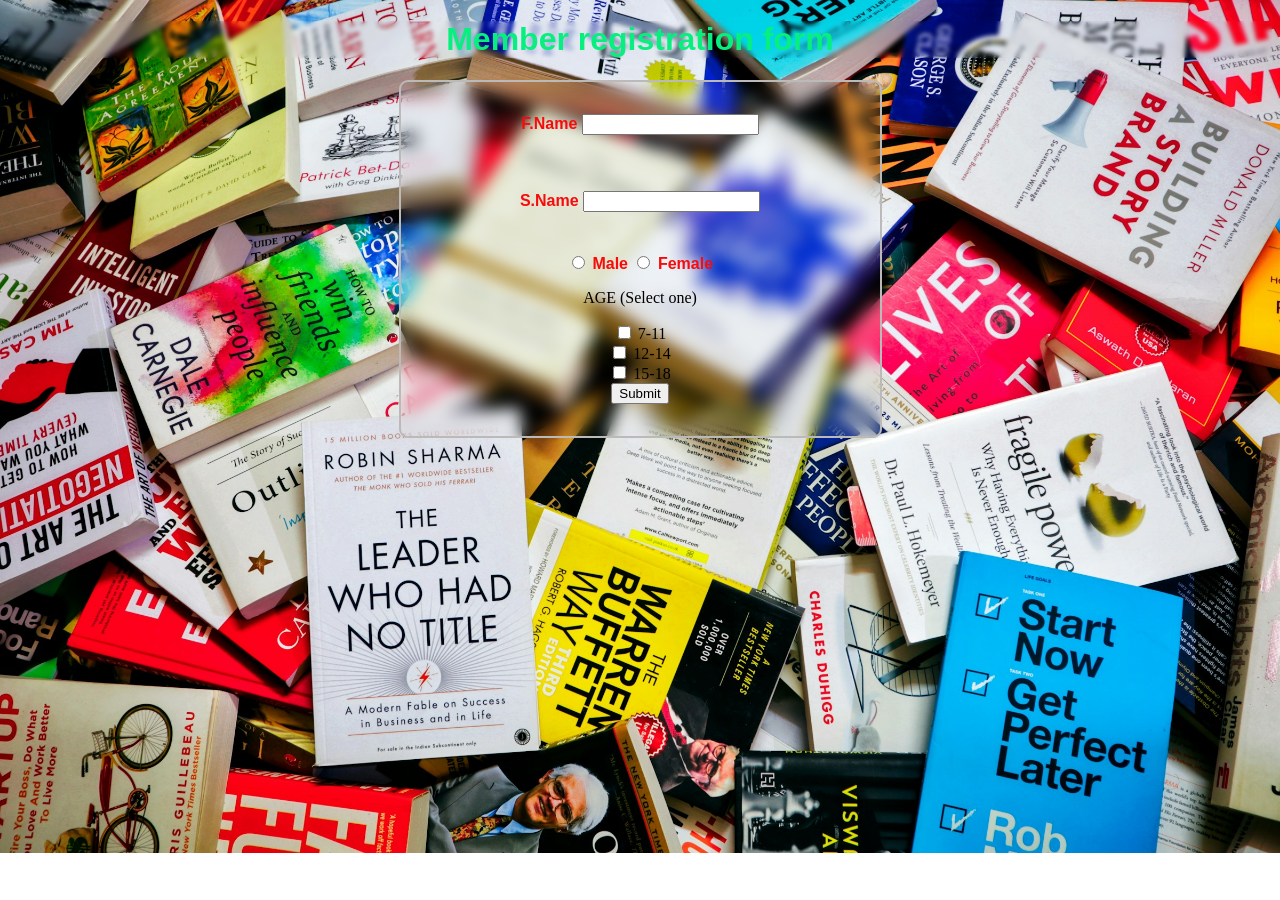
<file: adv.htm>
<!DOCTYPE html>
<html lang="en">
<head>
    <meta charset="UTF-8">
    <meta name="viewport" content="width=device-width, initial-scale=1.0">
    <link rel="stylesheet" href="adv.css">
    <title>Sungura Adevture Club</title>
</head>
<body>
    <h1>Member registration form</h1>
    <div class="container">
        <form  action="/tpoint/details.htm" method="get" target="_blank">
            <div id="name">
                <label for="Fname">F.Name</label>
                <input type="text" id="Fname" name="Fneme"><br>
                <pre>

                </pre>
                <label for="Sname">S.Name</label>
                <input type="text" id="Sname" name="sname"><br>
                <pre> </pre>
                <input type="radio" name="gender" id="male">
                <label for="male">Male</label>
                <input type="radio" name="gender" id="female">
                <label for="female">Female</label>
            </div>
            <div>
                <p>AGE (Select one)</p>
                <input type="checkbox" name="Range 1" id="R1">
                <label for="R1">7-11</label><br>
                <input type="checkbox" name="Range 2" id="R2">
                <label for="R2">12-14</label><br>
                <input type="checkbox" name="Range 3" id="R3">
                <label for="R3">15-18</label><br>
                <input type="submit" value="Submit">

            </div>
        </form>
    </div>
</body>
</html>
</file>
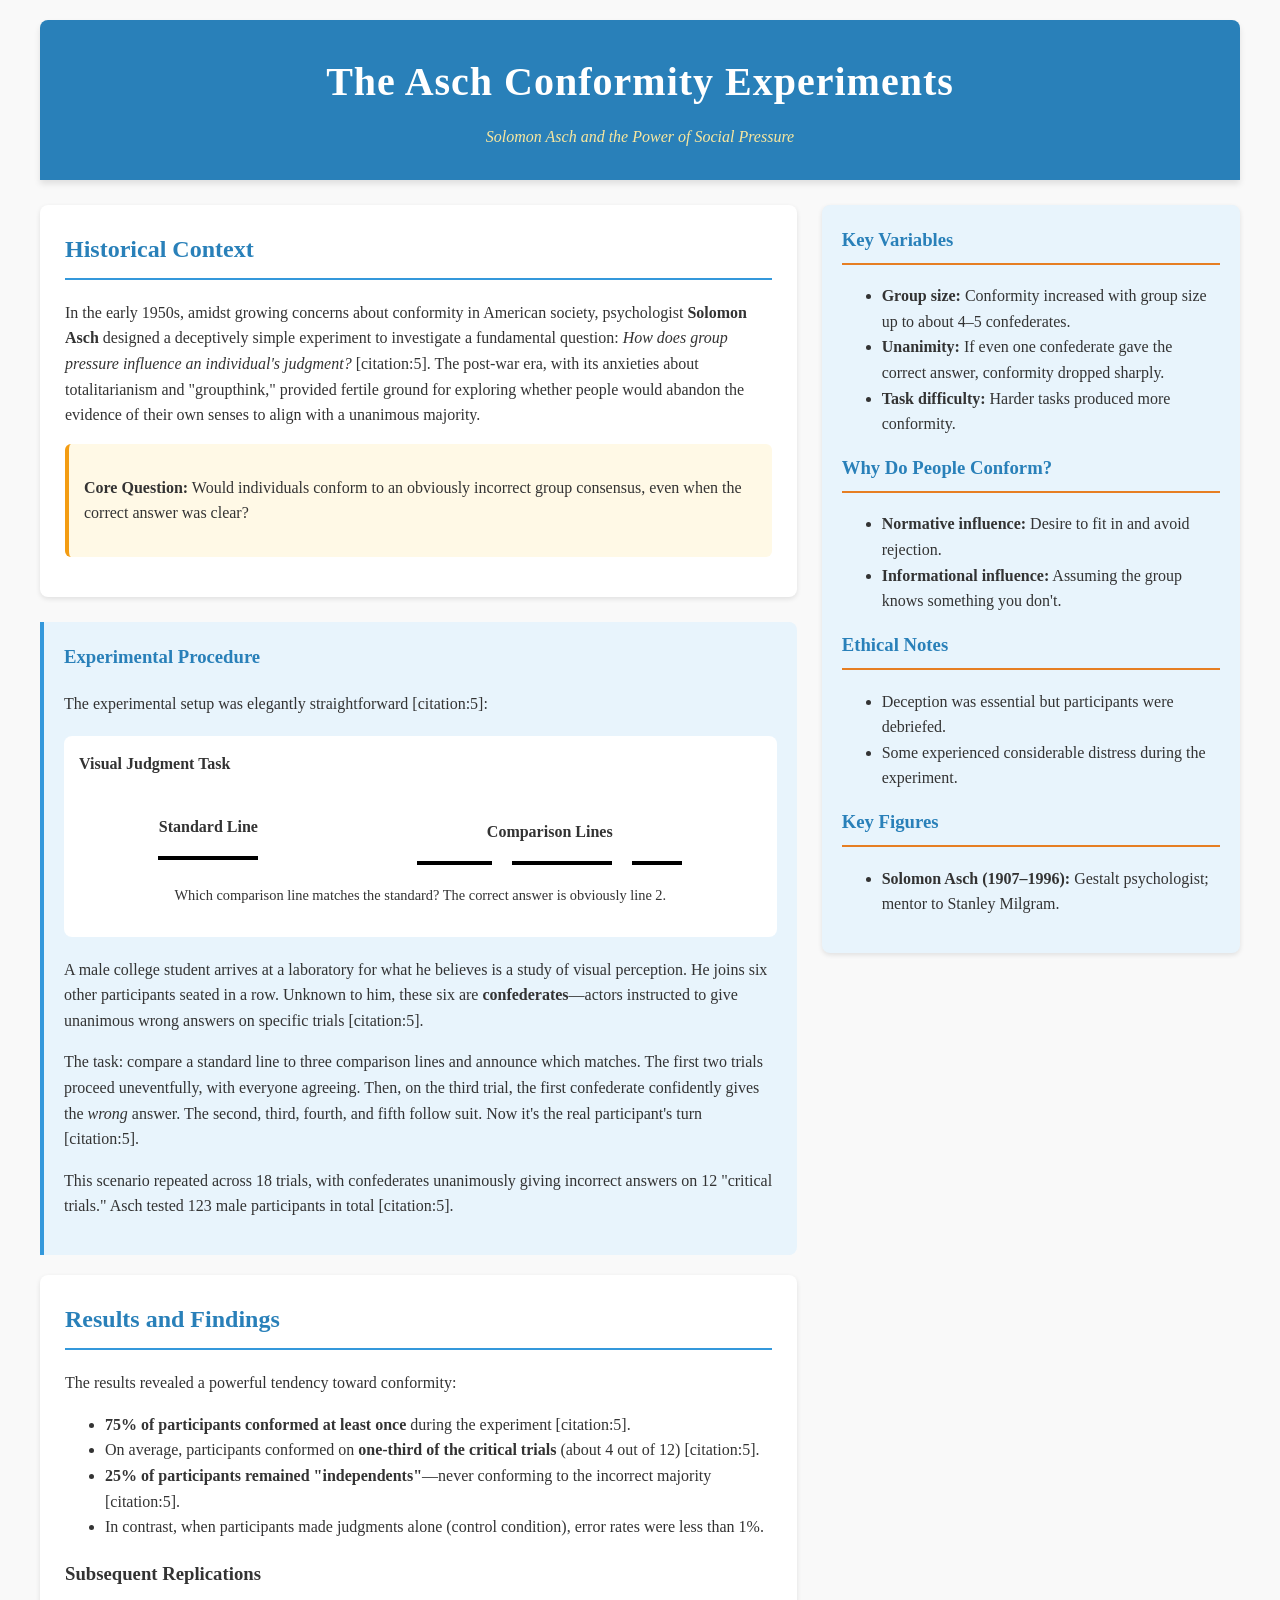
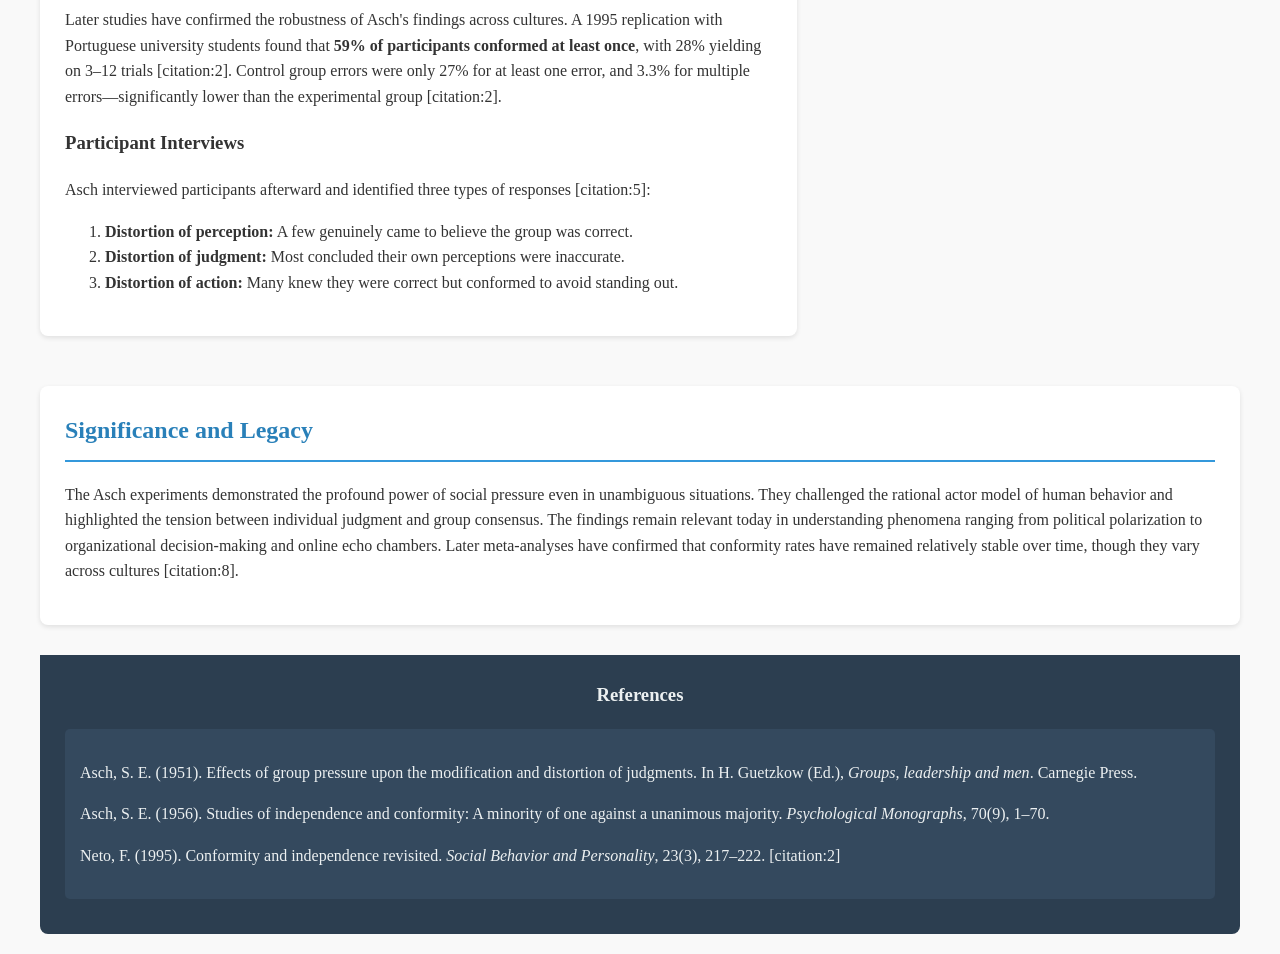
<file: Aschs_conformity.htm Harlows_monkey.htm>
<!DOCTYPE html>
<html lang="en">
<head>
    <meta charset="UTF-8">
    <meta name="viewport" content="width=device-width, initial-scale=1.0">
    <title>Professional Article: The Asch Conformity Experiments</title>
    <link rel="stylesheet" href="asch.css">
</head>
<body>
<header>
    <h1>The Asch Conformity Experiments</h1>
    <p>Solomon Asch and the Power of Social Pressure</p>
</header>

<div class="container">
    <main>
        <section>
            <h2>Historical Context</h2>
            <p>In the early 1950s, amidst growing concerns about conformity in American society, psychologist <strong>Solomon Asch</strong> designed a deceptively simple experiment to investigate a fundamental question: <em>How does group pressure influence an individual's judgment?</em> [citation:5]. The post-war era, with its anxieties about totalitarianism and "groupthink," provided fertile ground for exploring whether people would abandon the evidence of their own senses to align with a unanimous majority.</p>
            
            <div class="highlight-box">
                <p><strong>Core Question:</strong> Would individuals conform to an obviously incorrect group consensus, even when the correct answer was clear?</p>
            </div>
        </section>

        <article>
            <h3>Experimental Procedure</h3>
            <p>The experimental setup was elegantly straightforward [citation:5]:</p>
            
            <div style="background: white; padding: 15px; border-radius: 8px; margin: 20px 0;">
                <h4 style="margin-top:0;">Visual Judgment Task</h4>
                <div style="display: flex; justify-content: space-around; align-items: center;">
                    <div style="text-align: center;">
                        <p><strong>Standard Line</strong></p>
                        <div style="width: 100px; height: 4px; background: black; margin: 10px auto;"></div>
                    </div>
                    <div style="text-align: center;">
                        <p><strong>Comparison Lines</strong></p>
                        <div style="display: flex; gap: 20px; justify-content: center;">
                            <div style="width: 75px; height: 4px; background: black;"></div>
                            <div style="width: 100px; height: 4px; background: black;"></div>
                            <div style="width: 50px; height: 4px; background: black;"></div>
                        </div>
                    </div>
                </div>
                <p style="text-align: center; font-size:0.9em;">Which comparison line matches the standard? The correct answer is obviously line 2.</p>
            </div>
            
            <p>A male college student arrives at a laboratory for what he believes is a study of visual perception. He joins six other participants seated in a row. Unknown to him, these six are <strong>confederates</strong>—actors instructed to give unanimous wrong answers on specific trials [citation:5].</p>
            
            <p>The task: compare a standard line to three comparison lines and announce which matches. The first two trials proceed uneventfully, with everyone agreeing. Then, on the third trial, the first confederate confidently gives the <em>wrong</em> answer. The second, third, fourth, and fifth follow suit. Now it's the real participant's turn [citation:5].</p>
            
            <p>This scenario repeated across 18 trials, with confederates unanimously giving incorrect answers on 12 "critical trials." Asch tested 123 male participants in total [citation:5].</p>
        </article>

        <section>
            <h2>Results and Findings</h2>
            <p>The results revealed a powerful tendency toward conformity:</p>
            <ul>
                <li><strong>75% of participants conformed at least once</strong> during the experiment [citation:5].</li>
                <li>On average, participants conformed on <strong>one-third of the critical trials</strong> (about 4 out of 12) [citation:5].</li>
                <li><strong>25% of participants remained "independents"</strong>—never conforming to the incorrect majority [citation:5].</li>
                <li>In contrast, when participants made judgments alone (control condition), error rates were less than 1%.</li>
            </ul>
            
            <h3>Subsequent Replications</h3>
            <p>Later studies have confirmed the robustness of Asch's findings across cultures. A 1995 replication with Portuguese university students found that <strong>59% of participants conformed at least once</strong>, with 28% yielding on 3–12 trials [citation:2]. Control group errors were only 27% for at least one error, and 3.3% for multiple errors—significantly lower than the experimental group [citation:2].</p>
            
            <h3>Participant Interviews</h3>
            <p>Asch interviewed participants afterward and identified three types of responses [citation:5]:</p>
            <ol>
                <li><strong>Distortion of perception:</strong> A few genuinely came to believe the group was correct.</li>
                <li><strong>Distortion of judgment:</strong> Most concluded their own perceptions were inaccurate.</li>
                <li><strong>Distortion of action:</strong> Many knew they were correct but conformed to avoid standing out.</li>
            </ol>
        </section>
    </main>

    <aside>
        <h3>Key Variables</h3>
        <ul>
            <li><strong>Group size:</strong> Conformity increased with group size up to about 4–5 confederates.</li>
            <li><strong>Unanimity:</strong> If even one confederate gave the correct answer, conformity dropped sharply.</li>
            <li><strong>Task difficulty:</strong> Harder tasks produced more conformity.</li>
        </ul>
        
        <h3>Why Do People Conform?</h3>
        <ul>
            <li><strong>Normative influence:</strong> Desire to fit in and avoid rejection.</li>
            <li><strong>Informational influence:</strong> Assuming the group knows something you don't.</li>
        </ul>
        
        <h3>Ethical Notes</h3>
        <ul>
            <li>Deception was essential but participants were debriefed.</li>
            <li>Some experienced considerable distress during the experiment.</li>
        </ul>
        
        <h3>Key Figures</h3>
        <ul>
            <li><strong>Solomon Asch (1907–1996):</strong> Gestalt psychologist; mentor to Stanley Milgram.</li>
        </ul>
    </aside>
</div>

<section style="background: white; padding: 25px; border-radius: 8px; box-shadow: 0 2px 5px rgba(0,0,0,0.1); margin-top: 25px;">
    <h2>Significance and Legacy</h2>
    <p>The Asch experiments demonstrated the profound power of social pressure even in unambiguous situations. They challenged the rational actor model of human behavior and highlighted the tension between individual judgment and group consensus. The findings remain relevant today in understanding phenomena ranging from political polarization to organizational decision-making and online echo chambers. Later meta-analyses have confirmed that conformity rates have remained relatively stable over time, though they vary across cultures [citation:8].</p>
</section>

<footer>
    <h3 style="color: #ecf0f1; margin-top: 0;">References</h3>
    <div class="reference">
        <p>Asch, S. E. (1951). Effects of group pressure upon the modification and distortion of judgments. In H. Guetzkow (Ed.), <em>Groups, leadership and men</em>. Carnegie Press.</p>
        <p>Asch, S. E. (1956). Studies of independence and conformity: A minority of one against a unanimous majority. <em>Psychological Monographs</em>, 70(9), 1–70.</p>
        <p>Neto, F. (1995). Conformity and independence revisited. <em>Social Behavior and Personality</em>, 23(3), 217–222. [citation:2]</p>
    </div>
</footer>

</body>
</html>
</file>
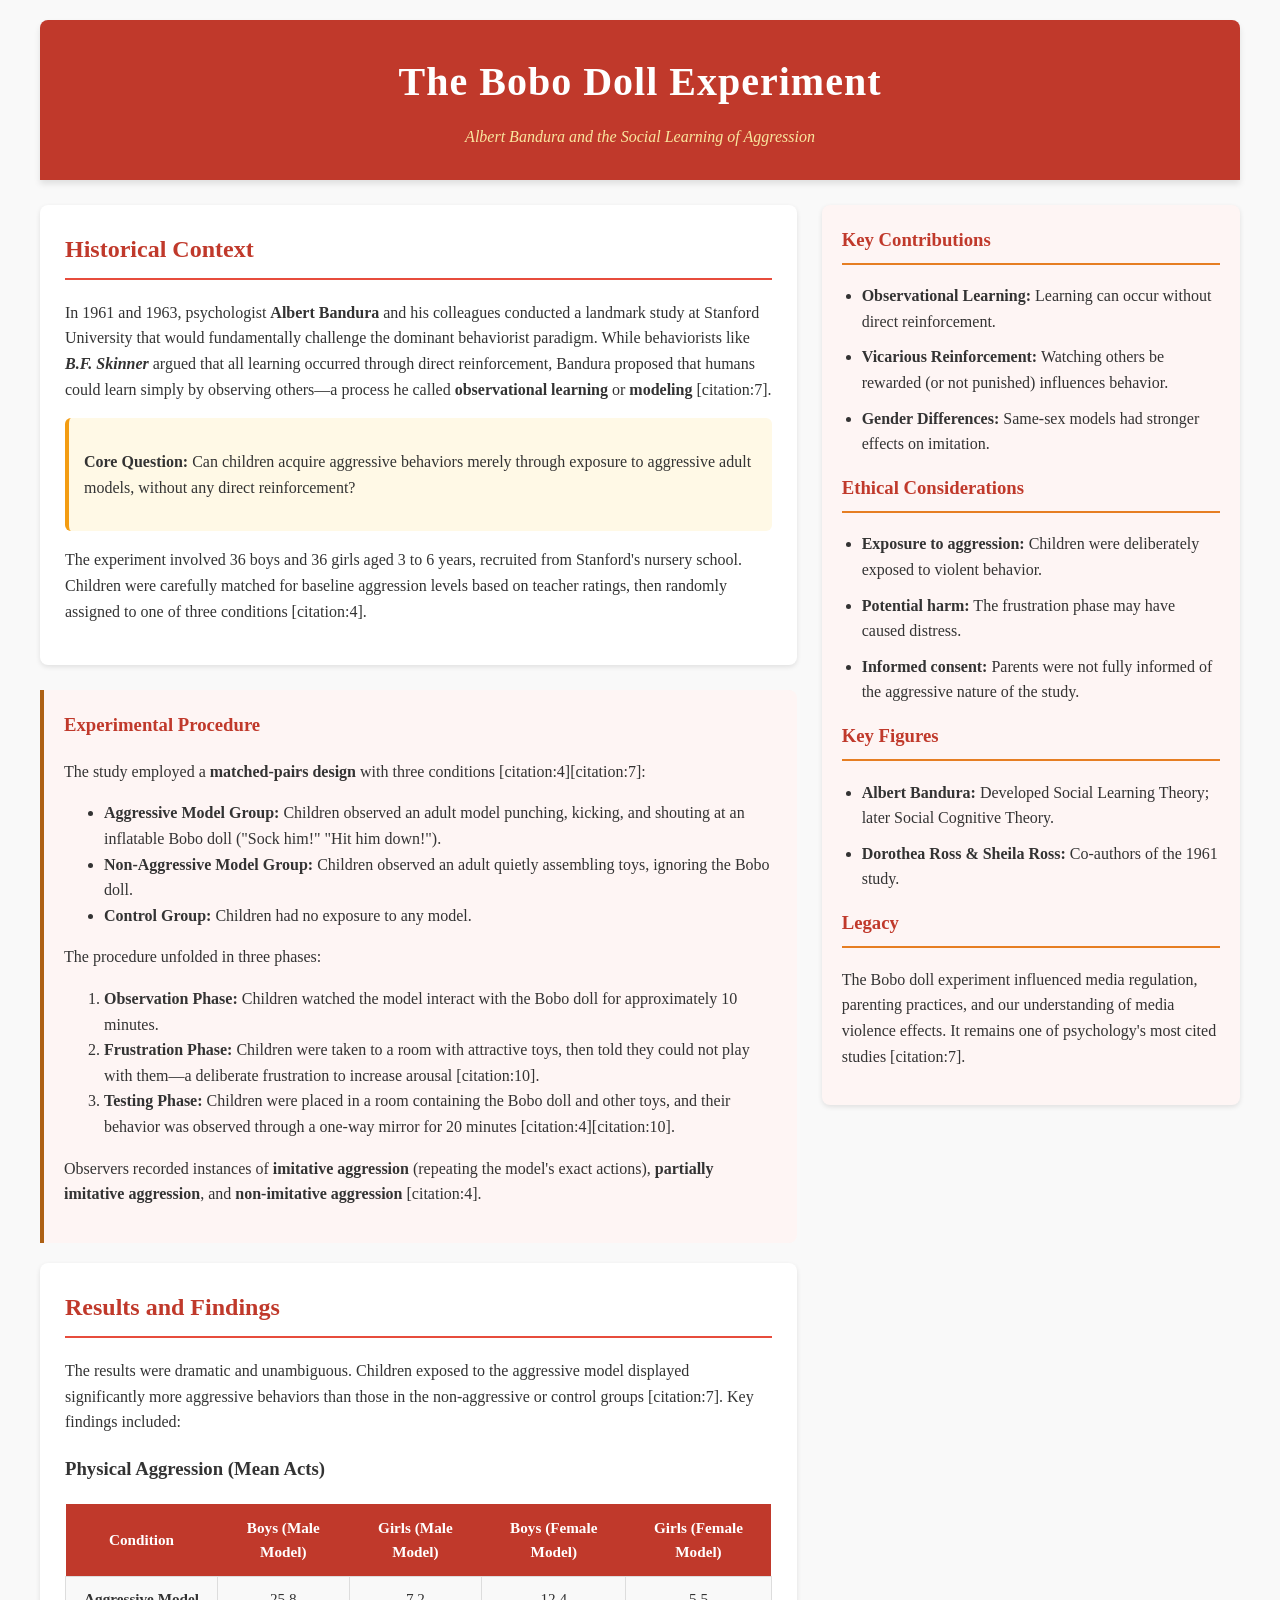
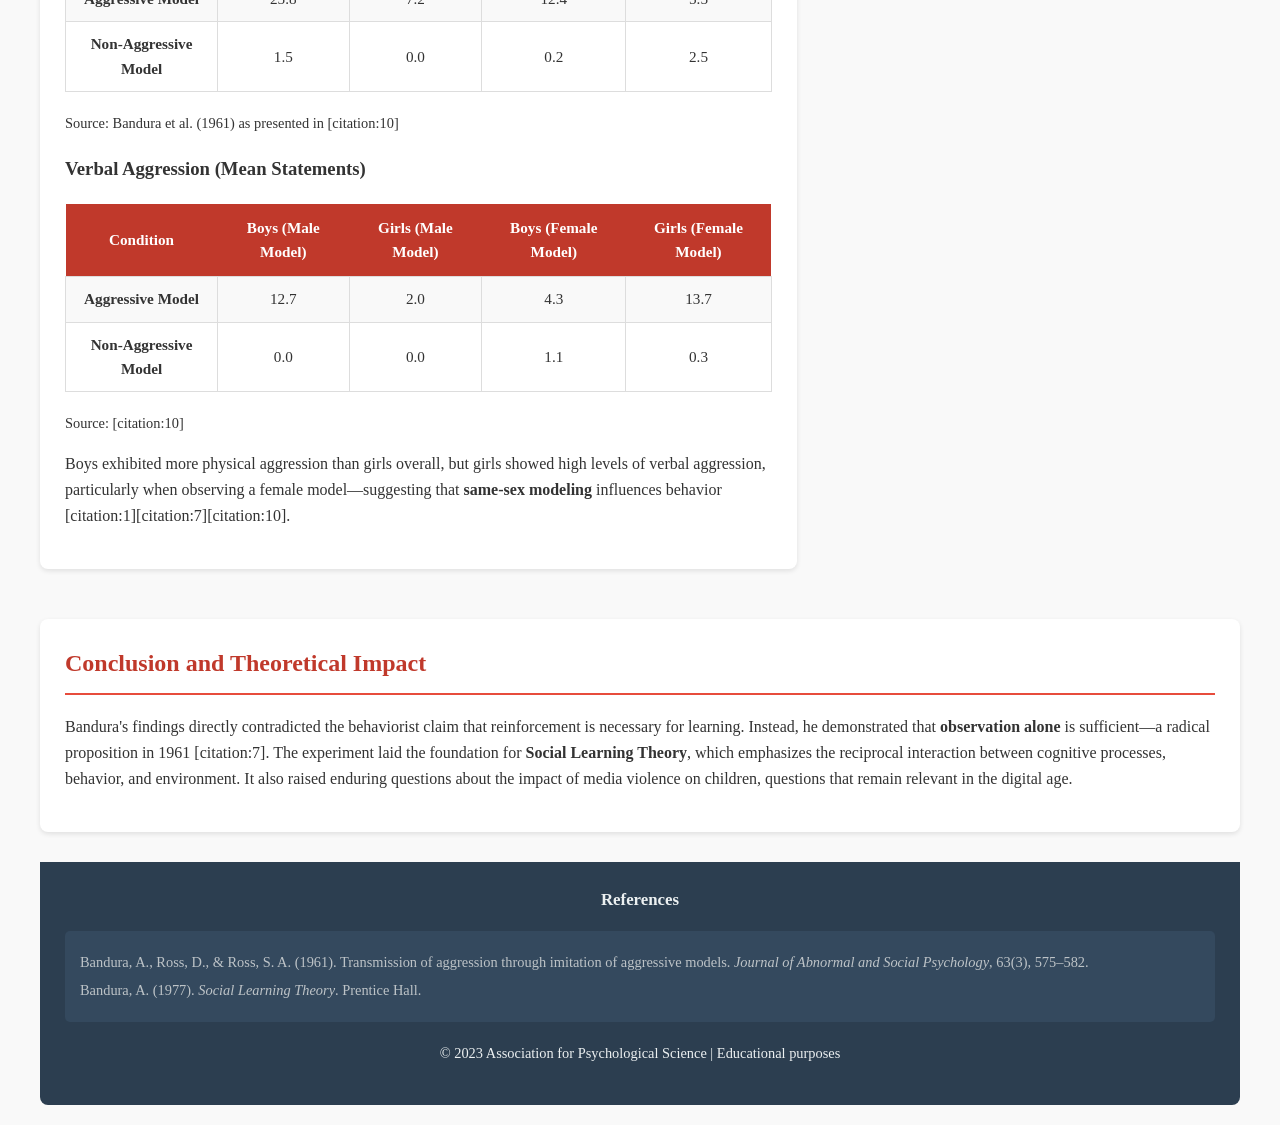
<file: Bobo's_doll.htm>
<!DOCTYPE html>
<html lang="en">
<head>
    <meta charset="UTF-8">
    <meta name="viewport" content="width=device-width, initial-scale=1.0">
    <title>Professional Article: The Bobo Doll Experiment | Bandura</title>
    <link rel="stylesheet" href="bobo.css">
</head>
<body>
<header>
    <h1>The Bobo Doll Experiment</h1>
    <p>Albert Bandura and the Social Learning of Aggression</p>
</header>

<div class="container">
    <main>
        <section>
            <h2>Historical Context</h2>
            <p>In 1961 and 1963, psychologist <strong>Albert Bandura</strong> and his colleagues conducted a landmark study at Stanford University that would fundamentally challenge the dominant behaviorist paradigm. While behaviorists like <strong><em>B.F. Skinner</em></strong>  argued that all learning occurred through direct reinforcement, Bandura proposed that humans could learn simply by observing others—a process he called <strong>observational learning</strong> or <strong>modeling</strong> [citation:7].</p>
            
            <div class="highlight-box">
                <p><strong>Core Question:</strong> Can children acquire aggressive behaviors merely through exposure to aggressive adult models, without any direct reinforcement?</p>
            </div>
            
            <p>The experiment involved 36 boys and 36 girls aged 3 to 6 years, recruited from Stanford's nursery school. Children were carefully matched for baseline aggression levels based on teacher ratings, then randomly assigned to one of three conditions [citation:4].</p>
        </section>

        <article>
            <h3>Experimental Procedure</h3>
            <p>The study employed a <strong>matched-pairs design</strong> with three conditions [citation:4][citation:7]:</p>
            <ul>
                <li><strong>Aggressive Model Group:</strong> Children observed an adult model punching, kicking, and shouting at an inflatable Bobo doll ("Sock him!" "Hit him down!").</li>
                <li><strong>Non-Aggressive Model Group:</strong> Children observed an adult quietly assembling toys, ignoring the Bobo doll.</li>
                <li><strong>Control Group:</strong> Children had no exposure to any model.</li>
            </ul>
            <p>The procedure unfolded in three phases:</p>
            <ol>
                <li><strong>Observation Phase:</strong> Children watched the model interact with the Bobo doll for approximately 10 minutes.</li>
                <li><strong>Frustration Phase:</strong> Children were taken to a room with attractive toys, then told they could not play with them—a deliberate frustration to increase arousal [citation:10].</li>
                <li><strong>Testing Phase:</strong> Children were placed in a room containing the Bobo doll and other toys, and their behavior was observed through a one-way mirror for 20 minutes [citation:4][citation:10].</li>
            </ol>
            <p>Observers recorded instances of <strong>imitative aggression</strong> (repeating the model's exact actions), <strong>partially imitative aggression</strong>, and <strong>non-imitative aggression</strong> [citation:4].</p>
        </article>

        <section>
            <h2>Results and Findings</h2>
            <p>The results were dramatic and unambiguous. Children exposed to the aggressive model displayed significantly more aggressive behaviors than those in the non-aggressive or control groups [citation:7]. Key findings included:</p>
            
            <h3>Physical Aggression (Mean Acts)</h3>
            <table>
                <tr>
                    <th>Condition</th>
                    <th>Boys (Male Model)</th>
                    <th>Girls (Male Model)</th>
                    <th>Boys (Female Model)</th>
                    <th>Girls (Female Model)</th>
                </tr>
                <tr>
                    <td><strong>Aggressive Model</strong></td>
                    <td>25.8</td>
                    <td>7.2</td>
                    <td>12.4</td>
                    <td>5.5</td>
                </tr>
                <tr>
                    <td><strong>Non-Aggressive Model</strong></td>
                    <td>1.5</td>
                    <td>0.0</td>
                    <td>0.2</td>
                    <td>2.5</td>
                </tr>
            </table>
            <p style="font-size:0.9em;">Source: Bandura et al. (1961) as presented in [citation:10]</p>
            
            <h3>Verbal Aggression (Mean Statements)</h3>
            <table>
                <tr>
                    <th>Condition</th>
                    <th>Boys (Male Model)</th>
                    <th>Girls (Male Model)</th>
                    <th>Boys (Female Model)</th>
                    <th>Girls (Female Model)</th>
                </tr>
                <tr>
                    <td><strong>Aggressive Model</strong></td>
                    <td>12.7</td>
                    <td>2.0</td>
                    <td>4.3</td>
                    <td>13.7</td>
                </tr>
                <tr>
                    <td><strong>Non-Aggressive Model</strong></td>
                    <td>0.0</td>
                    <td>0.0</td>
                    <td>1.1</td>
                    <td>0.3</td>
                </tr>
            </table>
            <p style="font-size:0.9em;">Source: [citation:10]</p>
            
            <p>Boys exhibited more physical aggression than girls overall, but girls showed high levels of verbal aggression, particularly when observing a female model—suggesting that <strong>same-sex modeling</strong> influences behavior [citation:1][citation:7][citation:10].</p>
        </section>
    </main>

    <aside>
        <h3>Key Contributions</h3>
        <ul>
            <li><strong>Observational Learning:</strong> Learning can occur without direct reinforcement.</li>
            <li><strong>Vicarious Reinforcement:</strong> Watching others be rewarded (or not punished) influences behavior.</li>
            <li><strong>Gender Differences:</strong> Same-sex models had stronger effects on imitation.</li>
        </ul>
        
        <h3>Ethical Considerations</h3>
        <ul>
            <li><strong>Exposure to aggression:</strong> Children were deliberately exposed to violent behavior.</li>
            <li><strong>Potential harm:</strong> The frustration phase may have caused distress.</li>
            <li><strong>Informed consent:</strong> Parents were not fully informed of the aggressive nature of the study.</li>
        </ul>
        
        <h3>Key Figures</h3>
        <ul>
            <li><strong>Albert Bandura:</strong> Developed Social Learning Theory; later Social Cognitive Theory.</li>
            <li><strong>Dorothea Ross & Sheila Ross:</strong> Co-authors of the 1961 study.</li>
        </ul>
        
        <h3>Legacy</h3>
        <p>The Bobo doll experiment influenced media regulation, parenting practices, and our understanding of media violence effects. It remains one of psychology's most cited studies [citation:7].</p>
    </aside>
</div>

<section style="background: white; padding: 25px; border-radius: 8px; box-shadow: 0 2px 5px rgba(0,0,0,0.1); margin-top: 25px;">
    <h2>Conclusion and Theoretical Impact</h2>
    <p>Bandura's findings directly contradicted the behaviorist claim that reinforcement is necessary for learning. Instead, he demonstrated that <strong>observation alone</strong> is sufficient—a radical proposition in 1961 [citation:7]. The experiment laid the foundation for <strong>Social Learning Theory</strong>, which emphasizes the reciprocal interaction between cognitive processes, behavior, and environment. It also raised enduring questions about the impact of media violence on children, questions that remain relevant in the digital age.</p>
</section>

<footer>
    <h3 style="color: #ecf0f1; margin-top: 0;">References</h3>
    <div class="reference">
        <p>Bandura, A., Ross, D., & Ross, S. A. (1961). Transmission of aggression through imitation of aggressive models. <em>Journal of Abnormal and Social Psychology</em>, 63(3), 575–582.</p>
        <p>Bandura, A. (1977). <em>Social Learning Theory</em>. Prentice Hall.</p>
    </div>
    <p style="margin-top: 20px;">© 2023 Association for Psychological Science | Educational purposes</p>
</footer>

</body>
</html>
</file>
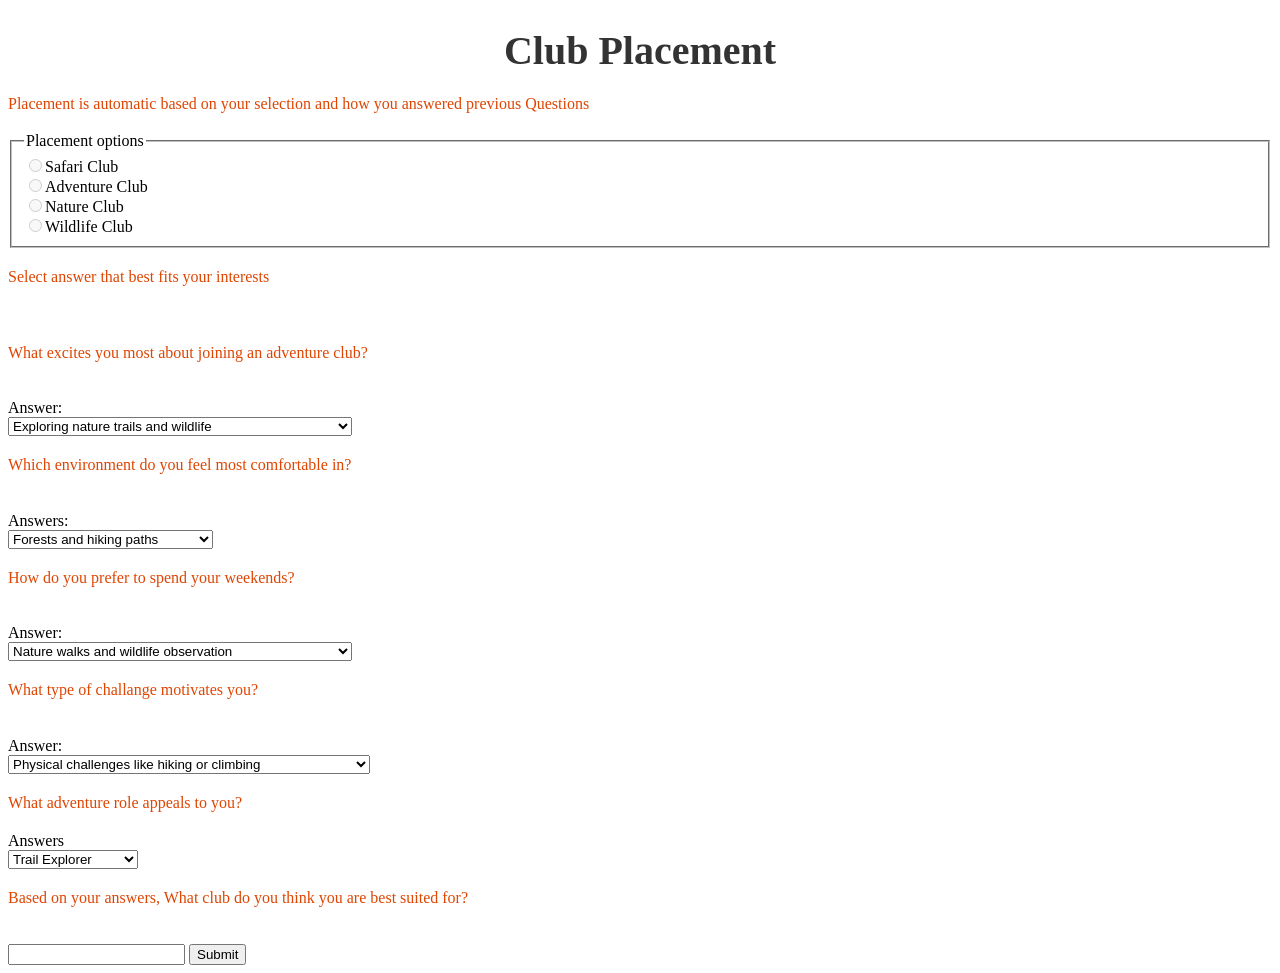
<file: Club_placement.htm>
<!DOCTYPE html>
<html lang="en">
<head>
    <meta charset="UTF-8">
    <meta name="viewport" content="width=device-width, initial-scale=1.0">
    <link rel="stylesheet" href="placement.css">
    <title>Document</title>
</head>
<body>
    <h1>Club Placement</h1>
    <p>Placement is automatic based on your selection and how you answered previous Questions</p>
    <div>
        <form action="">
            <fieldset disabled>
                <legend>Placement options</legend>
                <input type="radio" name="placement" id="safari"><label for="safari">Safari Club</label><br>
                <input type="radio" name="placement" id="adventure"><label for="adventure">Adventure Club</label><br>
                <input type="radio" name="placement" id="nature"><label for="nature">Nature Club</label><br>
                <input type="radio" name="placement" id="wildlife"><label for="wildlife">Wildlife Club</label><br>
            </fieldset>
            <div>
                <p>Select answer that best fits your interests</p><br>
                <p>What excites you most about joining an adventure club?</p><br>
                <label for="answers">Answer:</label><br>
                <select name="answers" id="answers" required>
                    <option value="A">Exploring nature trails and wildlife</option>
                    <option value="B">High‑energy sports like rock climbing or rafting</option>
                    <option value="C">Team challenges and survival skills</option>
                    <option value="D">Relaxed outdoor activities like camping and stargazing</option>
                </select><br>
                <p> Which environment do you feel most comfortable in?</p><br>
                <label for="ans">Answers:</label><br>
                <select name="ans" id="ans" size="1" required>
                    <option value="A">Forests and hiking paths</option>
                    <option value="B">Mountains and rock formations</option>
                    <option value="C">River & Lakes</option>
                    <option value="D">Open fields & campsites</option>
                </select><br>
                <p>How do you prefer to spend your weekends?</p><br>
                <label for="answ">Answer:</label><br>
                <select name="answ" id="answ" size="1" required>
                    <option value="A">Nature walks and wildlife observation</option>
                    <option value="B">Adrenaline‑pumping activities like ziplining or kayaking</option>
                    <option value="C">Team sports and group adventures</option>
                    <option value="D">Relaxing outdoor picnics and campfires</option>
                </select><br>
                <p>What type of challange motivates you?</p><br>
                <label for="answe">Answer:</label><br>
                <select name="answe" id="answe" size="1" required>
                    <option value="A">Physical challenges like hiking or climbing</option>
                    <option value="B">Mental challenges like problem-solving or strategy games</option>
                    <option value="C">Social challenges like team-building or leadership roles</option>
                    <option value="D">Creative challenges like planning or designing activities</option>
                </select><br>
                <p>What adventure role appeals to you?</p>
                <label for="answers">Answers</label> <br>
                <select name="ans" id="ans" required>
                    <option value="A">Trail Explorer</option>
                    <option value="B">Thrill Seeker</option>
                    <option value="C">Survival Strategist</option>
                    <option value="D">Camp gurdian</option>
                </select>
            </div>
            <div>
                <p>Based on your answers, What club do you think you are best suited for?</p> <br>
                <form>
                    <input list="clubs">
                    <datalist id="clubs">
                        <option value="Safari Club">
                        <option value="Adventure Club">
                        <option value="Nature Club">
                        <option value="Wildlife Club">
                    </datalist>
                    <input type="submit" value="Submit">
                </form>
            </div>
        </form>
    </div>
</body>
</html>
</file>
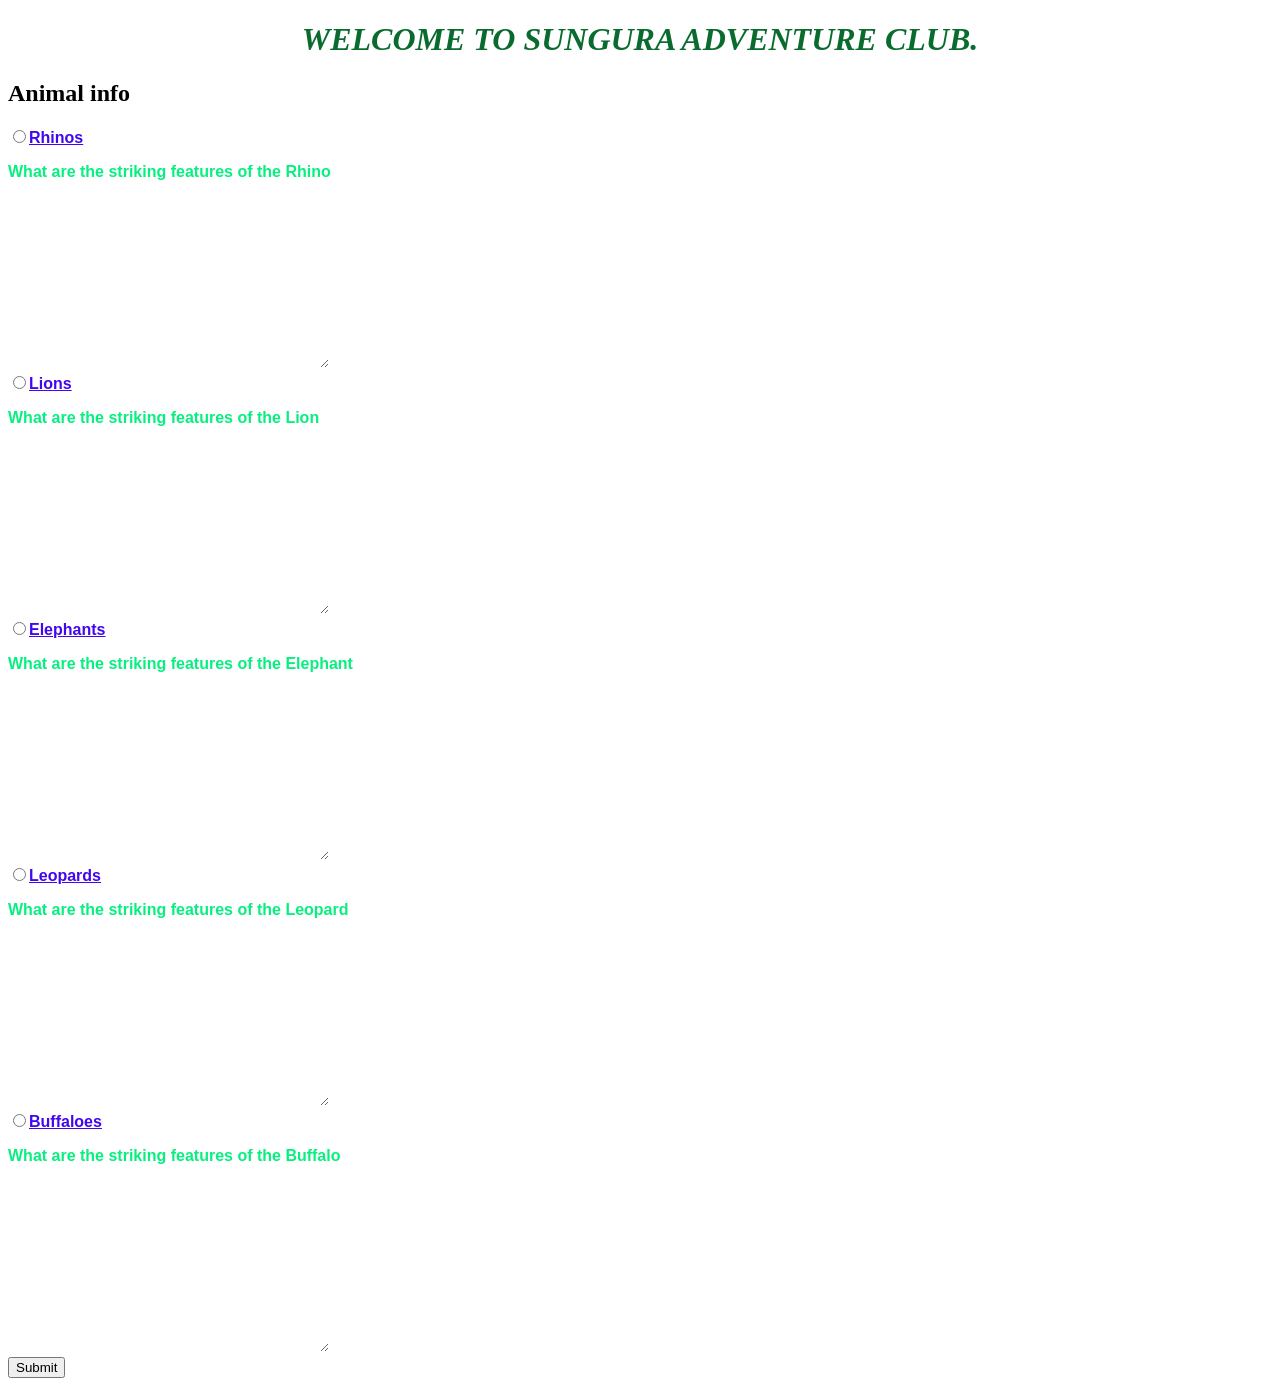
<file: details.htm>
<!DOCTYPE html>
<html lang="en">
<head>
    <meta charset="UTF-8">
    <meta name="viewport" content="width=device-width, initial-scale=1.0">
    <link rel="stylesheet" href="details.css">
    <title>Document</title>
</head>
<body>
    <h1>WELCOME TO SUNGURA ADVENTURE CLUB.</h1>
    <div>
        <h2>Animal info</h2>
        <form action="/tpoint/Club_placement.htm" method="get" target="_blank" autocomplete='on'>
            <input type="radio" name="fname" id="fname" ><label for="fname"><a href="https://en.wikipedia.org/wiki/Rhinoceros">Rhinos</a></label>
            <p>What are the striking features of the Rhino</p>
            <textarea name="quiz" id="q1" cols="50" rows="10" required></textarea><br>
            <input type="radio" name="lion" id="lion"><label for="lion"><a href="https://en.wikipedia.org/wiki/Lion">Lions</a></label>
            <p>What are the striking features of the Lion</p>
            <textarea name="quiz" id="q2" cols="50" rows="10" required></textarea><br>
            <input type="radio" name="elephant" id="elephant"><label for="elephant"><a href="https://en.wikipedia.org/wiki/Elephant">Elephants</a></label>
            <p>What are the striking features of the Elephant</p>
            <textarea name="quiz" id="q3" cols="50" rows="10" required></textarea><br>
             <input type="radio" name="leopard" id="leopard"><label for="leopard"><a href="https://en.wikipedia.org/wiki/Leopard">Leopards</a></label>
            <p>What are the striking features of the Leopard</p>
            <textarea name="quiz" id="q4" cols="50" rows="10" required></textarea><br>
             <input type="radio" name="buffalo" id="buffalo"><label for="buffalo"><a href="https://en.wikipedia.org/wiki/African_buffalo">Buffaloes</a></label>
            <p>What are the striking features of the Buffalo</p>
            <textarea name="quiz" id="q5" cols="50" rows="10
            "></textarea><br>
            <input type="submit" value="Submit">
        </form>
    </div>
</body>
</html>
</file>
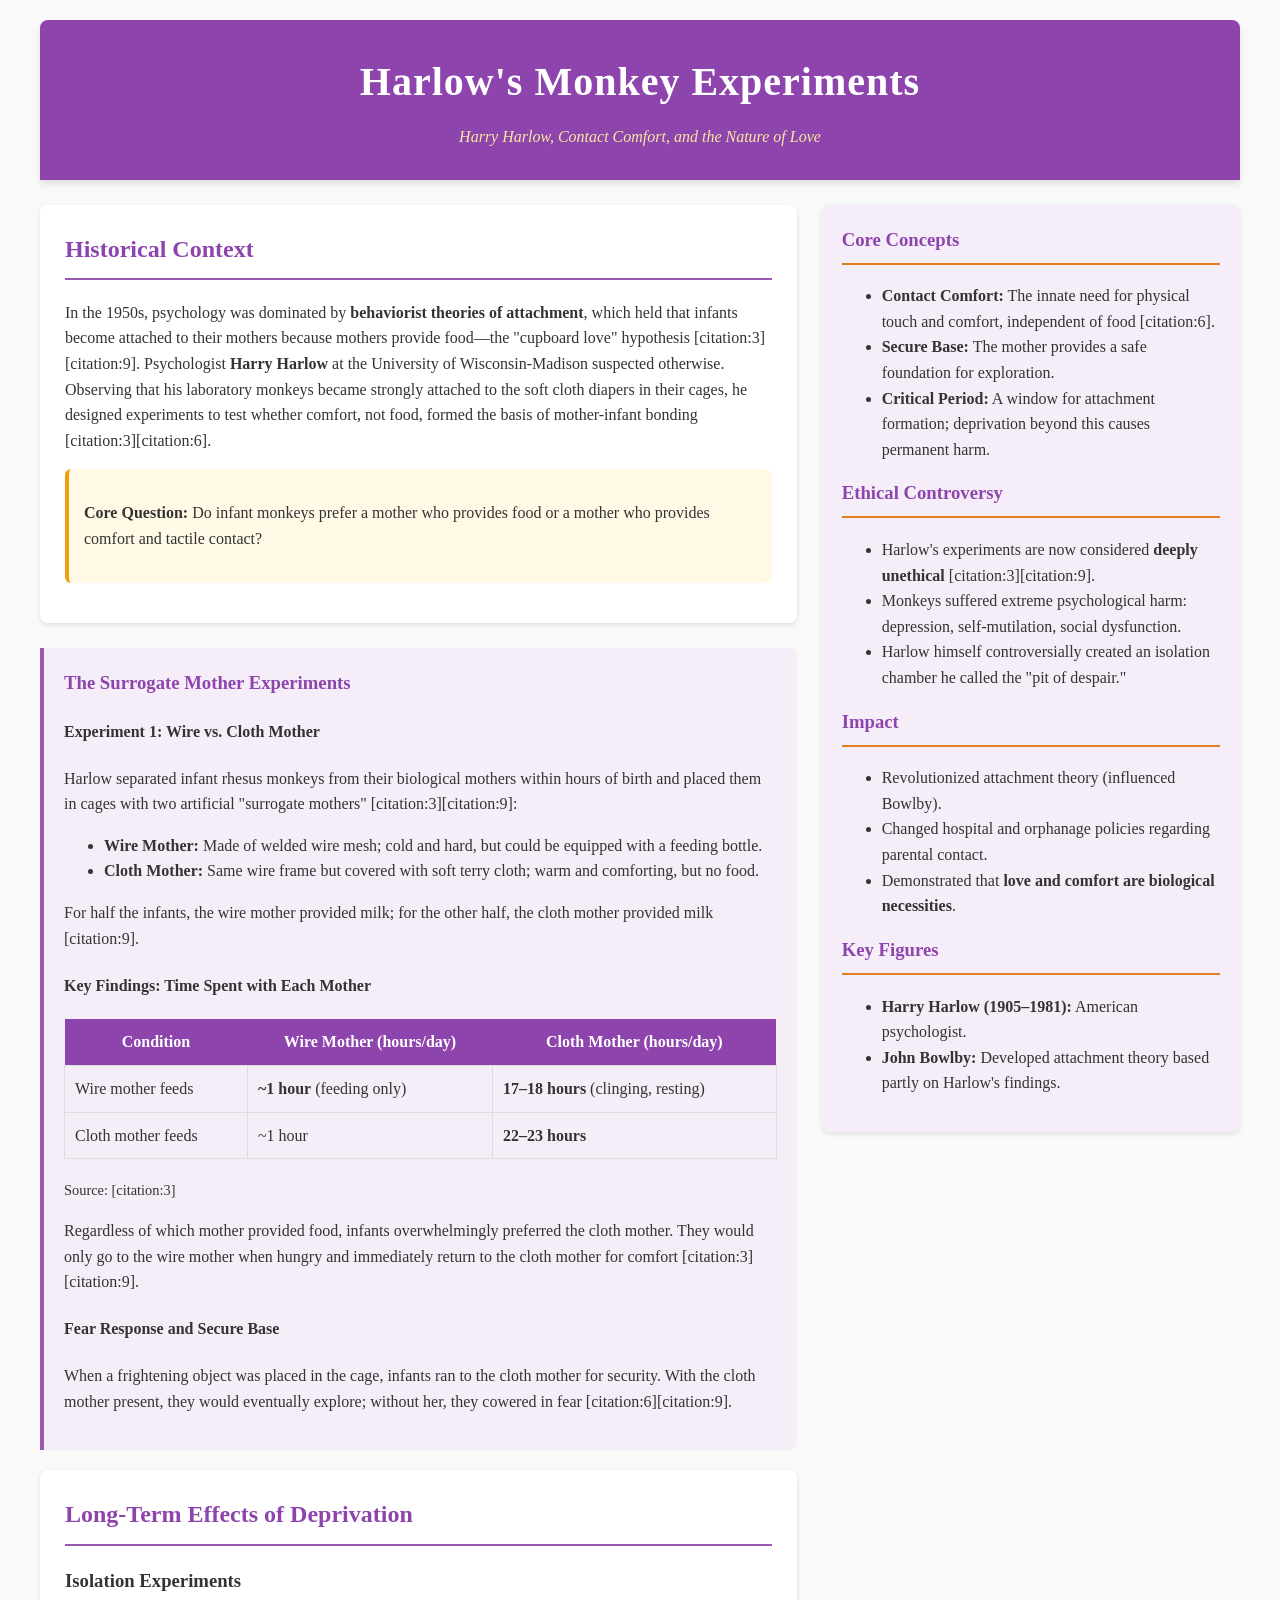
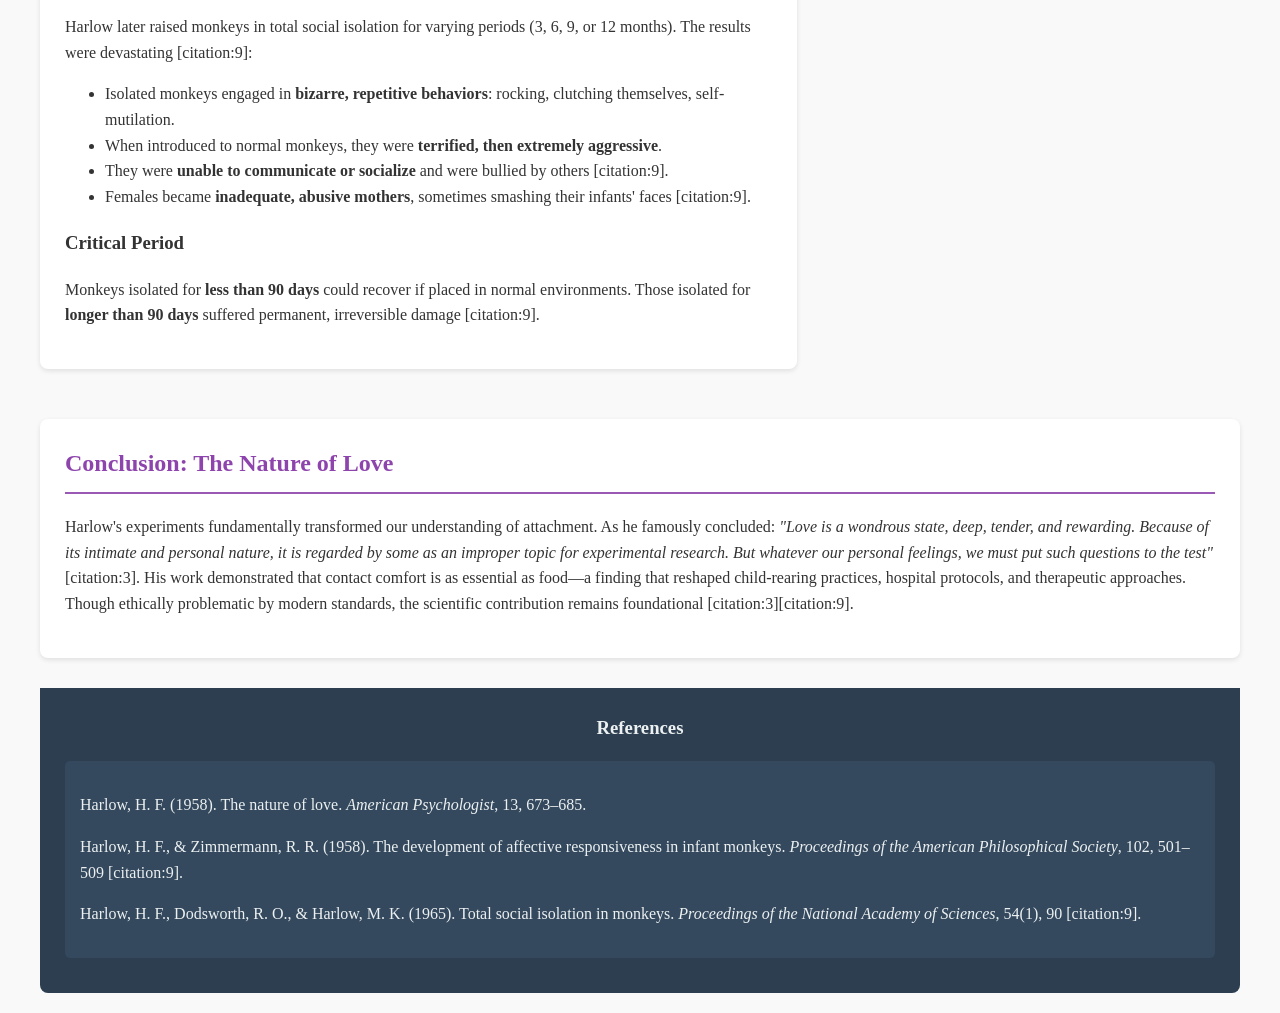
<file: Harlow's_monkeys.htm>
<!DOCTYPE html>
<html lang="en">
<head>
    <meta charset="UTF-8">
    <meta name="viewport" content="width=device-width, initial-scale=1.0">
    <title>Professional Article: Harlow's Monkey Experiments | Attachment</title>
    <link rel="stylesheet" href="harlow.css">
</head>
<body>

<header>
    <h1>Harlow's Monkey Experiments</h1>
    <p>Harry Harlow, Contact Comfort, and the Nature of Love</p>
</header>

<div class="container">
    <main>
        <section>
            <h2>Historical Context</h2>
            <p>In the 1950s, psychology was dominated by <strong>behaviorist theories of attachment</strong>, which held that infants become attached to their mothers because mothers provide food—the "cupboard love" hypothesis [citation:3][citation:9]. Psychologist <strong>Harry Harlow</strong> at the University of Wisconsin-Madison suspected otherwise. Observing that his laboratory monkeys became strongly attached to the soft cloth diapers in their cages, he designed experiments to test whether comfort, not food, formed the basis of mother-infant bonding [citation:3][citation:6].</p>
            
            <div class="highlight-box">
                <p><strong>Core Question:</strong> Do infant monkeys prefer a mother who provides food or a mother who provides comfort and tactile contact?</p>
            </div>
        </section>

        <article>
            <h3>The Surrogate Mother Experiments</h3>
            
            <h4>Experiment 1: Wire vs. Cloth Mother</h4>
            <p>Harlow separated infant rhesus monkeys from their biological mothers within hours of birth and placed them in cages with two artificial "surrogate mothers" [citation:3][citation:9]:</p>
            <ul>
                <li><strong>Wire Mother:</strong> Made of welded wire mesh; cold and hard, but could be equipped with a feeding bottle.</li>
                <li><strong>Cloth Mother:</strong> Same wire frame but covered with soft terry cloth; warm and comforting, but no food.</li>
            </ul>
            <p>For half the infants, the wire mother provided milk; for the other half, the cloth mother provided milk [citation:9].</p>
            
            <h4>Key Findings: Time Spent with Each Mother</h4>
            <table>
                <tr>
                    <th>Condition</th>
                    <th>Wire Mother (hours/day)</th>
                    <th>Cloth Mother (hours/day)</th>
                </tr>
                <tr>
                    <td>Wire mother feeds</td>
                    <td><strong>~1 hour</strong> (feeding only)</td>
                    <td><strong>17–18 hours</strong> (clinging, resting)</td>
                </tr>
                <tr>
                    <td>Cloth mother feeds</td>
                    <td>~1 hour</td>
                    <td><strong>22–23 hours</strong></td>
                </tr>
            </table>
            <p style="font-size:0.9em;">Source: [citation:3]</p>
            
            <p>Regardless of which mother provided food, infants overwhelmingly preferred the cloth mother. They would only go to the wire mother when hungry and immediately return to the cloth mother for comfort [citation:3][citation:9].</p>
            
            <h4>Fear Response and Secure Base</h4>
            <p>When a frightening object was placed in the cage, infants ran to the cloth mother for security. With the cloth mother present, they would eventually explore; without her, they cowered in fear [citation:6][citation:9].</p>
        </article>

        <section>
            <h2>Long-Term Effects of Deprivation</h2>
            
            <h3>Isolation Experiments</h3>
            <p>Harlow later raised monkeys in total social isolation for varying periods (3, 6, 9, or 12 months). The results were devastating [citation:9]:</p>
            <ul>
                <li>Isolated monkeys engaged in <strong>bizarre, repetitive behaviors</strong>: rocking, clutching themselves, self-mutilation.</li>
                <li>When introduced to normal monkeys, they were <strong>terrified, then extremely aggressive</strong>.</li>
                <li>They were <strong>unable to communicate or socialize</strong> and were bullied by others [citation:9].</li>
                <li>Females became <strong>inadequate, abusive mothers</strong>, sometimes smashing their infants' faces [citation:9].</li>
            </ul>
            
            <h3>Critical Period</h3>
            <p>Monkeys isolated for <strong>less than 90 days</strong> could recover if placed in normal environments. Those isolated for <strong>longer than 90 days</strong> suffered permanent, irreversible damage [citation:9].</p>
        </section>
    </main>

    <aside>
        <h3>Core Concepts</h3>
        <ul>
            <li><strong>Contact Comfort:</strong> The innate need for physical touch and comfort, independent of food [citation:6].</li>
            <li><strong>Secure Base:</strong> The mother provides a safe foundation for exploration.</li>
            <li><strong>Critical Period:</strong> A window for attachment formation; deprivation beyond this causes permanent harm.</li>
        </ul>
        
        <h3>Ethical Controversy</h3>
        <ul>
            <li>Harlow's experiments are now considered <strong>deeply unethical</strong> [citation:3][citation:9].</li>
            <li>Monkeys suffered extreme psychological harm: depression, self-mutilation, social dysfunction.</li>
            <li>Harlow himself controversially created an isolation chamber he called the "pit of despair."</li>
        </ul>
        
        <h3>Impact</h3>
        <ul>
            <li>Revolutionized attachment theory (influenced Bowlby).</li>
            <li>Changed hospital and orphanage policies regarding parental contact.</li>
            <li>Demonstrated that <strong>love and comfort are biological necessities</strong>.</li>
        </ul>
        
        <h3>Key Figures</h3>
        <ul>
            <li><strong>Harry Harlow (1905–1981):</strong> American psychologist.</li>
            <li><strong>John Bowlby:</strong> Developed attachment theory based partly on Harlow's findings.</li>
        </ul>
    </aside>
</div>

<section style="background: white; padding: 25px; border-radius: 8px; box-shadow: 0 2px 5px rgba(0,0,0,0.1); margin-top: 25px;">
    <h2>Conclusion: The Nature of Love</h2>
    <p>Harlow's experiments fundamentally transformed our understanding of attachment. As he famously concluded: <em>"Love is a wondrous state, deep, tender, and rewarding. Because of its intimate and personal nature, it is regarded by some as an improper topic for experimental research. But whatever our personal feelings, we must put such questions to the test"</em> [citation:3]. His work demonstrated that contact comfort is as essential as food—a finding that reshaped child-rearing practices, hospital protocols, and therapeutic approaches. Though ethically problematic by modern standards, the scientific contribution remains foundational [citation:3][citation:9].</p>
</section>

<footer>
    <h3 style="color: #ecf0f1; margin-top: 0;">References</h3>
    <div class="reference">
        <p>Harlow, H. F. (1958). The nature of love. <em>American Psychologist</em>, 13, 673–685.</p>
        <p>Harlow, H. F., & Zimmermann, R. R. (1958). The development of affective responsiveness in infant monkeys. <em>Proceedings of the American Philosophical Society</em>, 102, 501–509 [citation:9].</p>
        <p>Harlow, H. F., Dodsworth, R. O., & Harlow, M. K. (1965). Total social isolation in monkeys. <em>Proceedings of the National Academy of Sciences</em>, 54(1), 90 [citation:9].</p>
    </div>
</footer>

</body>
</html>
</file>
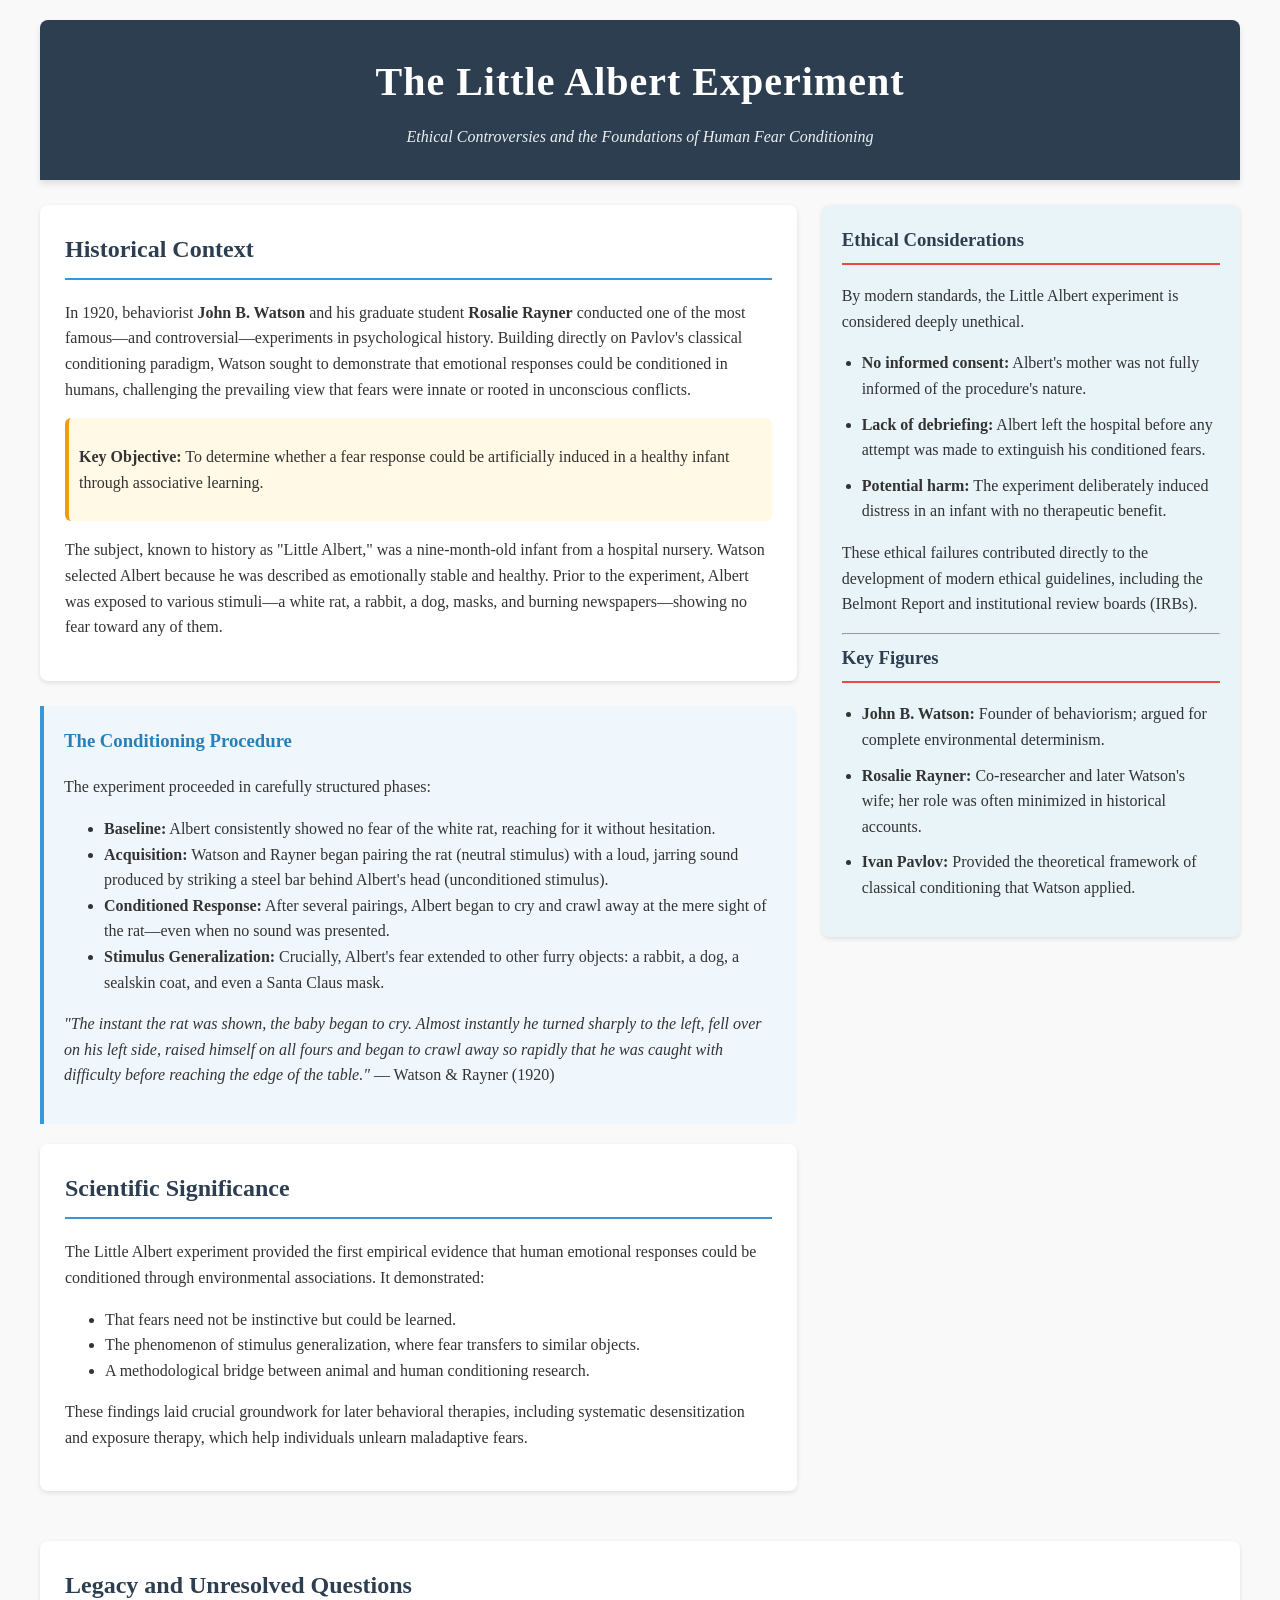
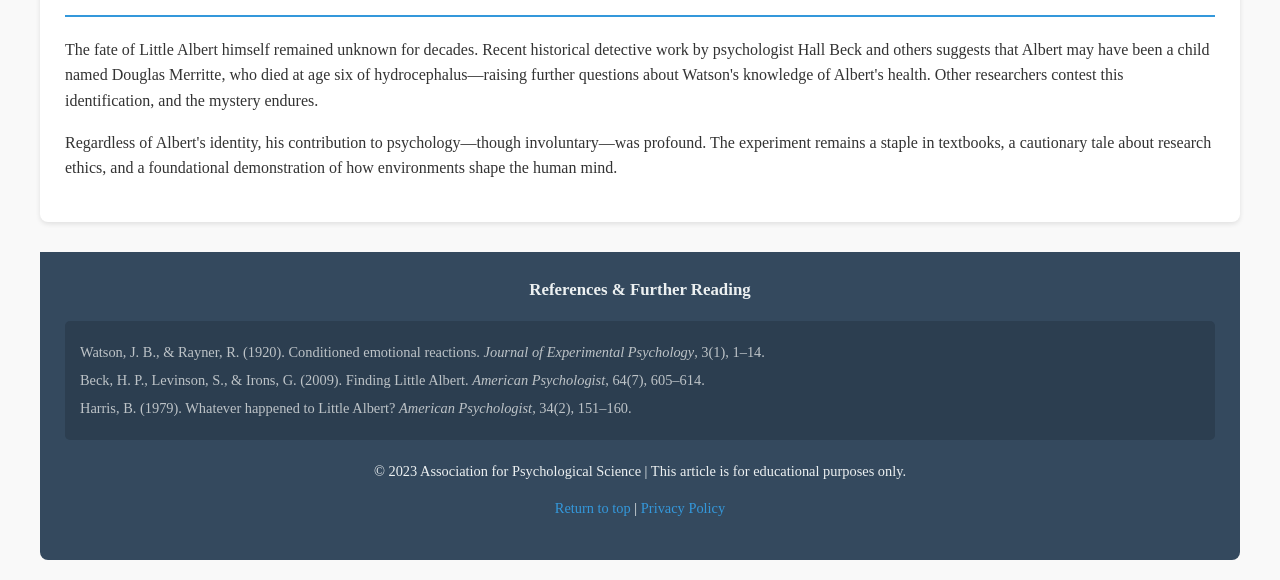
<file: little_albert.htm>
<!DOCTYPE html>
<html lang="en">
<head>
    <meta charset="UTF-8">
    <meta name="viewport" content="width=device-width, initial-scale=1.0">
    <link rel="stylesheet" href="little_albert.css">
    <title>Professional Article: The Little Albert Experiment</title>
</head>
<body>
<header>
    <h1>The Little Albert Experiment</h1>
    <p>Ethical Controversies and the Foundations of Human Fear Conditioning</p>
</header>

<div class="container">
    <main>
        <section>
            <h2>Historical Context</h2>
            <p>In 1920, behaviorist <strong>John B. Watson</strong> and his graduate student <strong>Rosalie Rayner</strong> conducted one of the most famous—and controversial—experiments in psychological history. Building directly on Pavlov's classical conditioning paradigm, Watson sought to demonstrate that emotional responses could be conditioned in humans, challenging the prevailing view that fears were innate or rooted in unconscious conflicts.</p>
            
            <div class="highlight-box">
                <p><strong>Key Objective:</strong> To determine whether a fear response could be artificially induced in a healthy infant through associative learning.</p>
            </div>
            
            <p>The subject, known to history as "Little Albert," was a nine-month-old infant from a hospital nursery. Watson selected Albert because he was described as emotionally stable and healthy. Prior to the experiment, Albert was exposed to various stimuli—a white rat, a rabbit, a dog, masks, and burning newspapers—showing no fear toward any of them.</p>
        </section>

        <article>
            <h3>The Conditioning Procedure</h3>
            <p>The experiment proceeded in carefully structured phases:</p>
            <ul>
                <li><strong>Baseline:</strong> Albert consistently showed no fear of the white rat, reaching for it without hesitation.</li>
                <li><strong>Acquisition:</strong> Watson and Rayner began pairing the rat (neutral stimulus) with a loud, jarring sound produced by striking a steel bar behind Albert's head (unconditioned stimulus).</li>
                <li><strong>Conditioned Response:</strong> After several pairings, Albert began to cry and crawl away at the mere sight of the rat—even when no sound was presented.</li>
                <li><strong>Stimulus Generalization:</strong> Crucially, Albert's fear extended to other furry objects: a rabbit, a dog, a sealskin coat, and even a Santa Claus mask.</li>
            </ul>
            <p><em>"The instant the rat was shown, the baby began to cry. Almost instantly he turned sharply to the left, fell over on his left side, raised himself on all fours and began to crawl away so rapidly that he was caught with difficulty before reaching the edge of the table."</em> — Watson & Rayner (1920)</p>
        </article>

        <section>
            <h2>Scientific Significance</h2>
            <p>The Little Albert experiment provided the first empirical evidence that human emotional responses could be conditioned through environmental associations. It demonstrated:</p>
            <ul>
                <li>That fears need not be instinctive but could be learned.</li>
                <li>The phenomenon of stimulus generalization, where fear transfers to similar objects.</li>
                <li>A methodological bridge between animal and human conditioning research.</li>
            </ul>
            <p>These findings laid crucial groundwork for later behavioral therapies, including systematic desensitization and exposure therapy, which help individuals unlearn maladaptive fears.</p>
        </section>
    </main>

    <aside>
        <h3>Ethical Considerations</h3>
        <p>By modern standards, the Little Albert experiment is considered deeply unethical.</p>
        <ul>
            <li><strong>No informed consent:</strong> Albert's mother was not fully informed of the procedure's nature.</li>
            <li><strong>Lack of debriefing:</strong> Albert left the hospital before any attempt was made to extinguish his conditioned fears.</li>
            <li><strong>Potential harm:</strong> The experiment deliberately induced distress in an infant with no therapeutic benefit.</li>
        </ul>
        <p>These ethical failures contributed directly to the development of modern ethical guidelines, including the Belmont Report and institutional review boards (IRBs).</p>
        <hr>
        <h3>Key Figures</h3>
        <ul>
            <li><strong>John B. Watson:</strong> Founder of behaviorism; argued for complete environmental determinism.</li>
            <li><strong>Rosalie Rayner:</strong> Co-researcher and later Watson's wife; her role was often minimized in historical accounts.</li>
            <li><strong>Ivan Pavlov:</strong> Provided the theoretical framework of classical conditioning that Watson applied.</li>
        </ul>
    </aside>
</div>

<section style="background: white; padding: 25px; border-radius: 8px; box-shadow: 0 2px 5px rgba(0,0,0,0.1); margin-top: 25px;">
    <h2>Legacy and Unresolved Questions</h2>
    <p>The fate of Little Albert himself remained unknown for decades. Recent historical detective work by psychologist Hall Beck and others suggests that Albert may have been a child named Douglas Merritte, who died at age six of hydrocephalus—raising further questions about Watson's knowledge of Albert's health. Other researchers contest this identification, and the mystery endures.</p>
    <p>Regardless of Albert's identity, his contribution to psychology—though involuntary—was profound. The experiment remains a staple in textbooks, a cautionary tale about research ethics, and a foundational demonstration of how environments shape the human mind.</p>
</section>

<footer>
    <h3 style="color: #ecf0f1; margin-top: 0;">References & Further Reading</h3>
    <div class="reference">
        <p>Watson, J. B., & Rayner, R. (1920). Conditioned emotional reactions. <em>Journal of Experimental Psychology</em>, 3(1), 1–14.</p>
        <p>Beck, H. P., Levinson, S., & Irons, G. (2009). Finding Little Albert. <em>American Psychologist</em>, 64(7), 605–614.</p>
        <p>Harris, B. (1979). Whatever happened to Little Albert? <em>American Psychologist</em>, 34(2), 151–160.</p>
    </div>
    <p style="margin-top: 20px;">© 2023 Association for Psychological Science | This article is for educational purposes only.</p>
    <p><a href="#" style="color: #3498db;">Return to top</a> | <a href="#" style="color: #3498db;">Privacy Policy</a></p>
</footer>

</body>
</html>
</file>
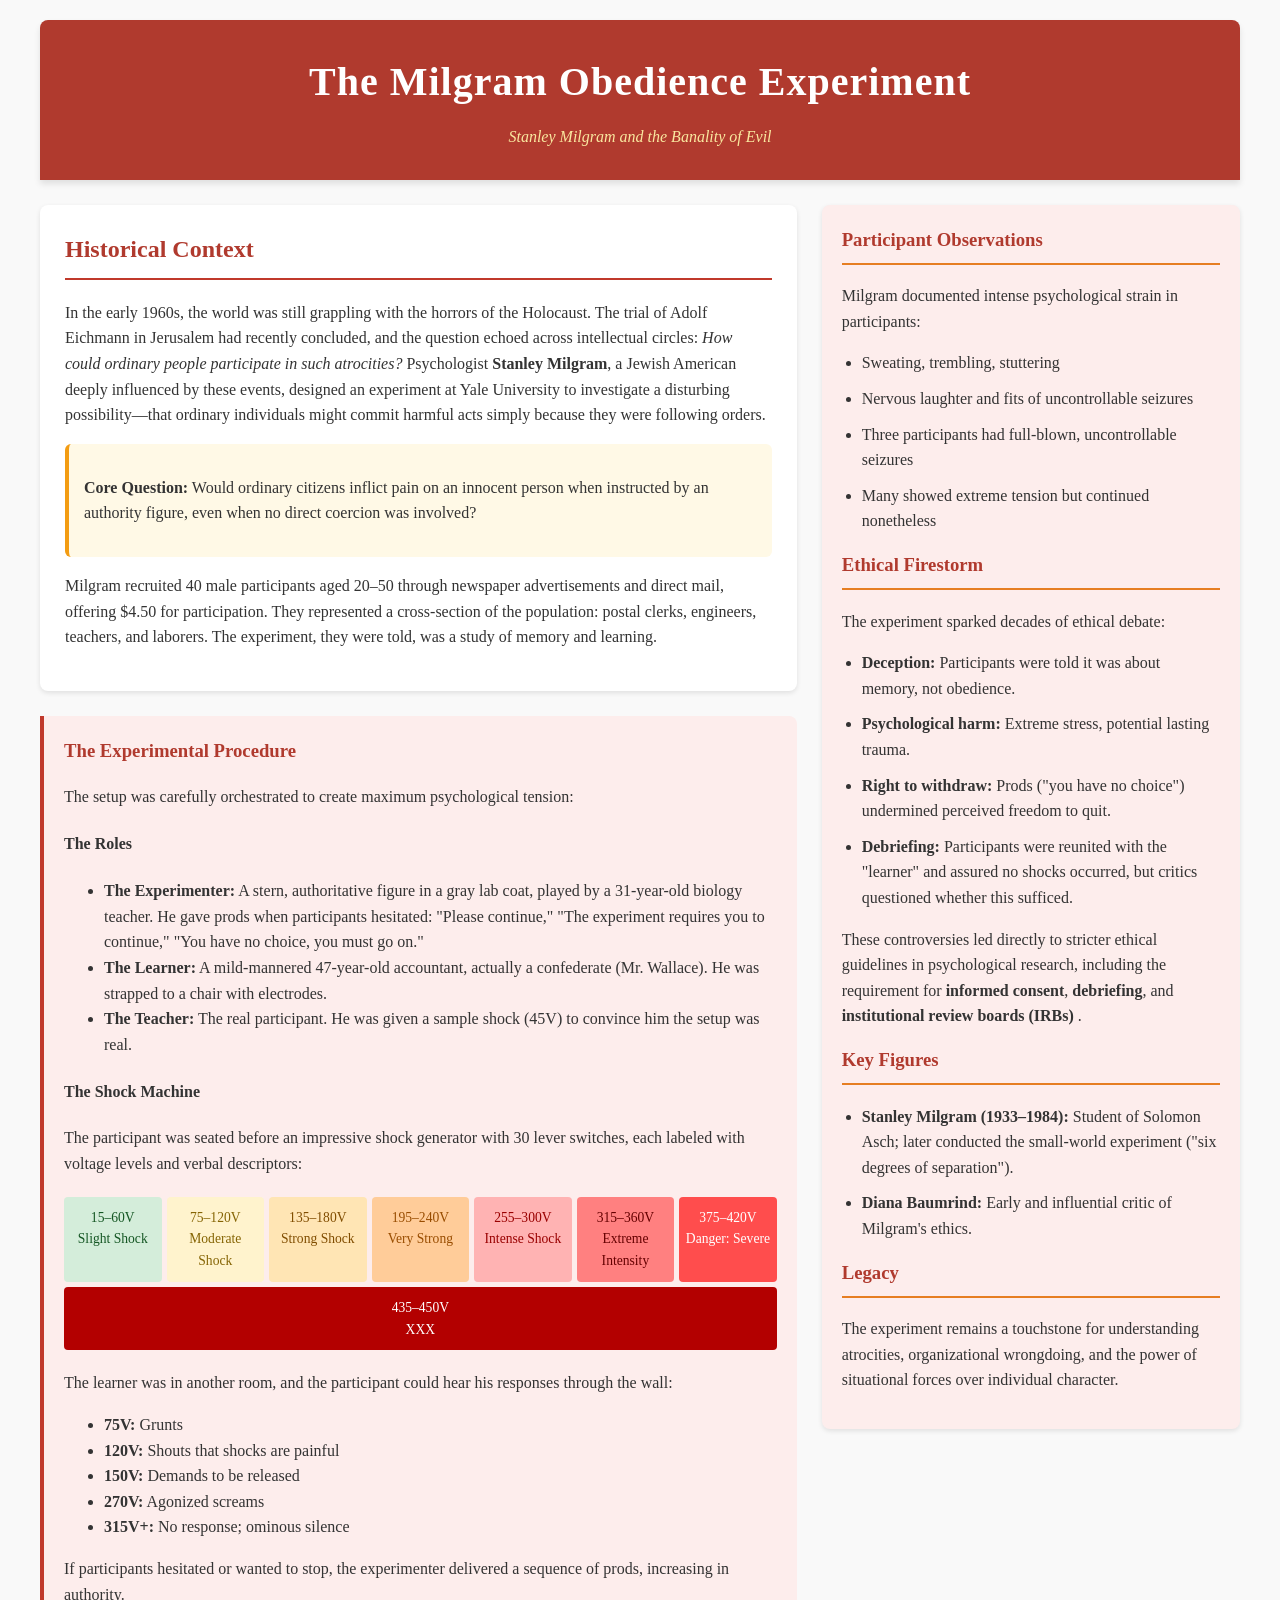
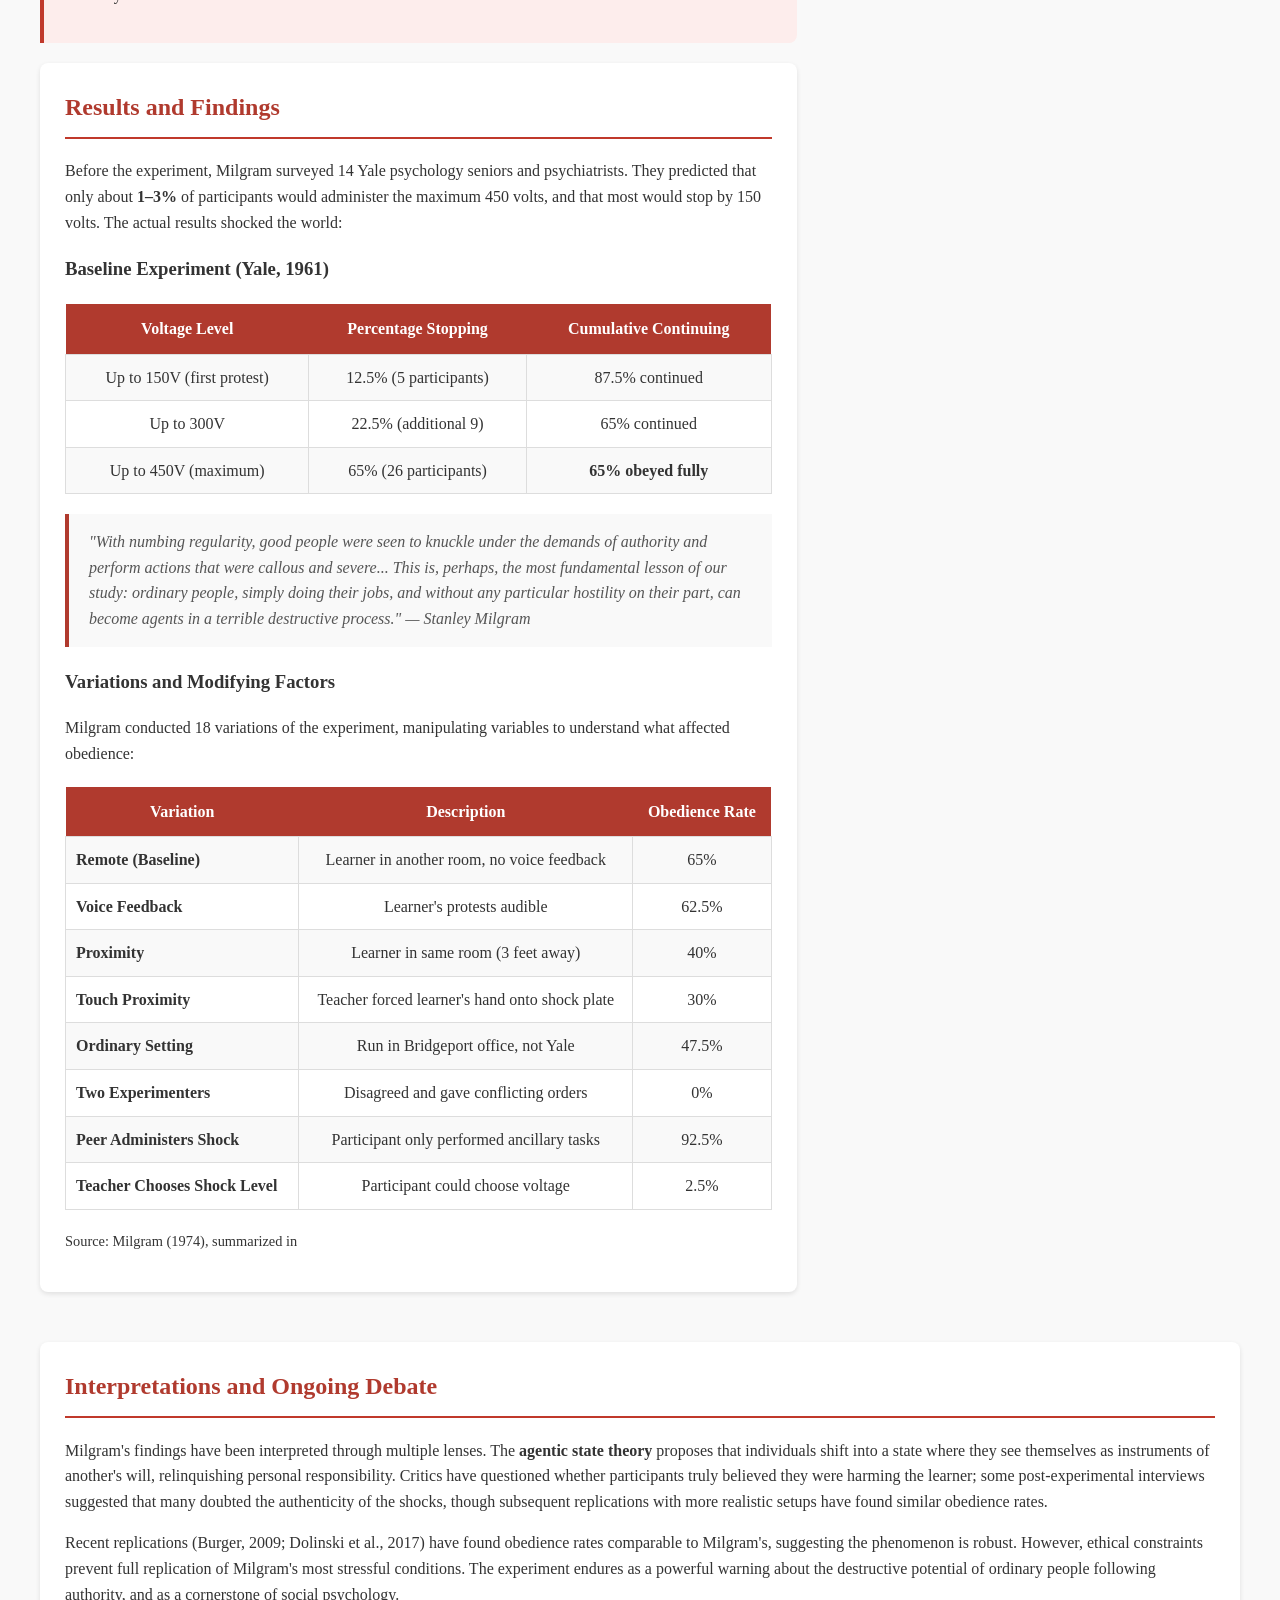
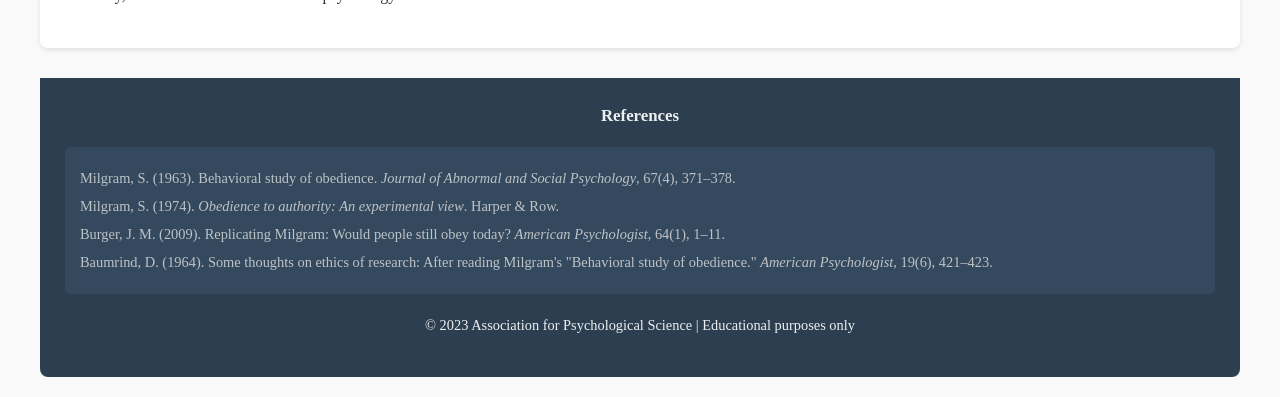
<file: milgram's_obidence.htm>
<!DOCTYPE html>
<html lang="en">
<head>
    <meta charset="UTF-8">
    <meta name="viewport" content="width=device-width, initial-scale=1.0">
    <link rel="stylesheet" href="milgram.css">
    <title>Professional Article: The Milgram Obedience Experiment</title>
    <style>
        
    </style>
</head>
<body>

<header>
    <h1>The Milgram Obedience Experiment</h1>
    <p>Stanley Milgram and the Banality of Evil</p>
</header>

<div class="container">
    <main>
        <section>
            <h2>Historical Context</h2>
            <p>In the early 1960s, the world was still grappling with the horrors of the Holocaust. The trial of Adolf Eichmann in Jerusalem had recently concluded, and the question echoed across intellectual circles: <em>How could ordinary people participate in such atrocities?</em> Psychologist <strong>Stanley Milgram</strong>, a Jewish American deeply influenced by these events, designed an experiment at Yale University to investigate a disturbing possibility—that ordinary individuals might commit harmful acts simply because they were following orders.</p>
            
            <div class="highlight-box">
                <p><strong>Core Question:</strong> Would ordinary citizens inflict pain on an innocent person when instructed by an authority figure, even when no direct coercion was involved?</p>
            </div>
            
            <p>Milgram recruited 40 male participants aged 20–50 through newspaper advertisements and direct mail, offering $4.50 for participation. They represented a cross-section of the population: postal clerks, engineers, teachers, and laborers. The experiment, they were told, was a study of memory and learning.</p>
        </section>

        <article>
            <h3>The Experimental Procedure</h3>
            <p>The setup was carefully orchestrated to create maximum psychological tension:</p>
            
            <h4>The Roles</h4>
            <ul>
                <li><strong>The Experimenter:</strong> A stern, authoritative figure in a gray lab coat, played by a 31-year-old biology teacher. He gave prods when participants hesitated: "Please continue," "The experiment requires you to continue," "You have no choice, you must go on."</li>
                <li><strong>The Learner:</strong> A mild-mannered 47-year-old accountant, actually a confederate (Mr. Wallace). He was strapped to a chair with electrodes.</li>
                <li><strong>The Teacher:</strong> The real participant. He was given a sample shock (45V) to convince him the setup was real.</li>
            </ul>
            
            <h4>The Shock Machine</h4>
            <p>The participant was seated before an impressive shock generator with 30 lever switches, each labeled with voltage levels and verbal descriptors:</p>
            
            <div class="shock-levels">
                <span class="shock-group mild">15–60V<br>Slight Shock</span>
                <span class="shock-group moderate">75–120V<br>Moderate Shock</span>
                <span class="shock-group strong">135–180V<br>Strong Shock</span>
                <span class="shock-group very-strong">195–240V<br>Very Strong</span>
                <span class="shock-group intense">255–300V<br>Intense Shock</span>
                <span class="shock-group extreme">315–360V<br>Extreme Intensity</span>
                <span class="shock-group danger">375–420V<br>Danger: Severe</span>
                <span class="shock-group xxx">435–450V<br>XXX</span>
            </div>
            
            <p>The learner was in another room, and the participant could hear his responses through the wall:</p>
            <ul>
                <li><strong>75V:</strong> Grunts</li>
                <li><strong>120V:</strong> Shouts that shocks are painful</li>
                <li><strong>150V:</strong> Demands to be released</li>
                <li><strong>270V:</strong> Agonized screams</li>
                <li><strong>315V+:</strong> No response; ominous silence</li>
            </ul>
            <p>If participants hesitated or wanted to stop, the experimenter delivered a sequence of prods, increasing in authority.</p>
        </article>

        <section>
            <h2>Results and Findings</h2>
            <p>Before the experiment, Milgram surveyed 14 Yale psychology seniors and psychiatrists. They predicted that only about <strong>1–3%</strong> of participants would administer the maximum 450 volts, and that most would stop by 150 volts. The actual results shocked the world:</p>
            
            <h3>Baseline Experiment (Yale, 1961)</h3>
            <table>
                <tr>
                    <th>Voltage Level</th>
                    <th>Percentage Stopping</th>
                    <th>Cumulative Continuing</th>
                </tr>
                <tr>
                    <td>Up to 150V (first protest)</td>
                    <td>12.5% (5 participants)</td>
                    <td>87.5% continued</td>
                </tr>
                <tr>
                    <td>Up to 300V</td>
                    <td>22.5% (additional 9)</td>
                    <td>65% continued</td>
                </tr>
                <tr>
                    <td>Up to 450V (maximum)</td>
                    <td>65% (26 participants)</td>
                    <td><strong>65% obeyed fully</strong></td>
                </tr>
            </table>
            
            <blockquote>
                "With numbing regularity, good people were seen to knuckle under the demands of authority and perform actions that were callous and severe... This is, perhaps, the most fundamental lesson of our study: ordinary people, simply doing their jobs, and without any particular hostility on their part, can become agents in a terrible destructive process." — Stanley Milgram
            </blockquote>
            
            <h3>Variations and Modifying Factors</h3>
            <p>Milgram conducted 18 variations of the experiment, manipulating variables to understand what affected obedience:</p>
            
            <table class="variation-table">
                <tr>
                    <th>Variation</th>
                    <th>Description</th>
                    <th>Obedience Rate</th>
                </tr>
                <tr>
                    <td>Remote (Baseline)</td>
                    <td>Learner in another room, no voice feedback</td>
                    <td>65%</td>
                </tr>
                <tr>
                    <td>Voice Feedback</td>
                    <td>Learner's protests audible</td>
                    <td>62.5%</td>
                </tr>
                <tr>
                    <td>Proximity</td>
                    <td>Learner in same room (3 feet away)</td>
                    <td>40%</td>
                </tr>
                <tr>
                    <td>Touch Proximity</td>
                    <td>Teacher forced learner's hand onto shock plate</td>
                    <td>30%</td>
                </tr>
                <tr>
                    <td>Ordinary Setting</td>
                    <td>Run in Bridgeport office, not Yale</td>
                    <td>47.5%</td>
                </tr>
                <tr>
                    <td>Two Experimenters</td>
                    <td>Disagreed and gave conflicting orders</td>
                    <td>0%</td>
                </tr>
                <tr>
                    <td>Peer Administers Shock</td>
                    <td>Participant only performed ancillary tasks</td>
                    <td>92.5%</td>
                </tr>
                <tr>
                    <td>Teacher Chooses Shock Level</td>
                    <td>Participant could choose voltage</td>
                    <td>2.5%</td>
                </tr>
            </table>
            <p style="font-size:0.9em;">Source: Milgram (1974), summarized in </p>
        </section>
    </main>

    <aside>
        <h3>Participant Observations</h3>
        <p>Milgram documented intense psychological strain in participants:</p>
        <ul>
            <li>Sweating, trembling, stuttering</li>
            <li>Nervous laughter and fits of uncontrollable seizures</li>
            <li>Three participants had full-blown, uncontrollable seizures</li>
            <li>Many showed extreme tension but continued nonetheless</li>
        </ul>
        
        <h3>Ethical Firestorm</h3>
        <p>The experiment sparked decades of ethical debate:</p>
        <ul>
            <li><strong>Deception:</strong> Participants were told it was about memory, not obedience.</li>
            <li><strong>Psychological harm:</strong> Extreme stress, potential lasting trauma.</li>
            <li><strong>Right to withdraw:</strong> Prods ("you have no choice") undermined perceived freedom to quit.</li>
            <li><strong>Debriefing:</strong> Participants were reunited with the "learner" and assured no shocks occurred, but critics questioned whether this sufficed.</li>
        </ul>
        <p>These controversies led directly to stricter ethical guidelines in psychological research, including the requirement for <strong>informed consent</strong>, <strong>debriefing</strong>, and <strong>institutional review boards (IRBs)</strong> .</p>
        
        <h3>Key Figures</h3>
        <ul>
            <li><strong>Stanley Milgram (1933–1984):</strong> Student of Solomon Asch; later conducted the small-world experiment ("six degrees of separation").</li>
            <li><strong>Diana Baumrind:</strong> Early and influential critic of Milgram's ethics.</li>
        </ul>
        
        <h3>Legacy</h3>
        <p>The experiment remains a touchstone for understanding atrocities, organizational wrongdoing, and the power of situational forces over individual character.</p>
    </aside>
</div>

<section style="background: white; padding: 25px; border-radius: 8px; box-shadow: 0 2px 5px rgba(0,0,0,0.1); margin-top: 25px;">
    <h2>Interpretations and Ongoing Debate</h2>
    <p>Milgram's findings have been interpreted through multiple lenses. The <strong>agentic state theory</strong> proposes that individuals shift into a state where they see themselves as instruments of another's will, relinquishing personal responsibility. Critics have questioned whether participants truly believed they were harming the learner; some post-experimental interviews suggested that many doubted the authenticity of the shocks, though subsequent replications with more realistic setups have found similar obedience rates.</p>
    <p>Recent replications (Burger, 2009; Dolinski et al., 2017) have found obedience rates comparable to Milgram's, suggesting the phenomenon is robust. However, ethical constraints prevent full replication of Milgram's most stressful conditions. The experiment endures as a powerful warning about the destructive potential of ordinary people following authority, and as a cornerstone of social psychology.</p>
</section>

<footer>
    <h3 style="color: #ecf0f1; margin-top: 0;">References</h3>
    <div class="reference">
        <p>Milgram, S. (1963). Behavioral study of obedience. <em>Journal of Abnormal and Social Psychology</em>, 67(4), 371–378.</p>
        <p>Milgram, S. (1974). <em>Obedience to authority: An experimental view</em>. Harper & Row.</p>
        <p>Burger, J. M. (2009). Replicating Milgram: Would people still obey today? <em>American Psychologist</em>, 64(1), 1–11.</p>
        <p>Baumrind, D. (1964). Some thoughts on ethics of research: After reading Milgram's "Behavioral study of obedience." <em>American Psychologist</em>, 19(6), 421–423.</p>
    </div>
    <p style="margin-top: 20px;">© 2023 Association for Psychological Science | Educational purposes only</p>
</footer>

</body>
</html>
</file>
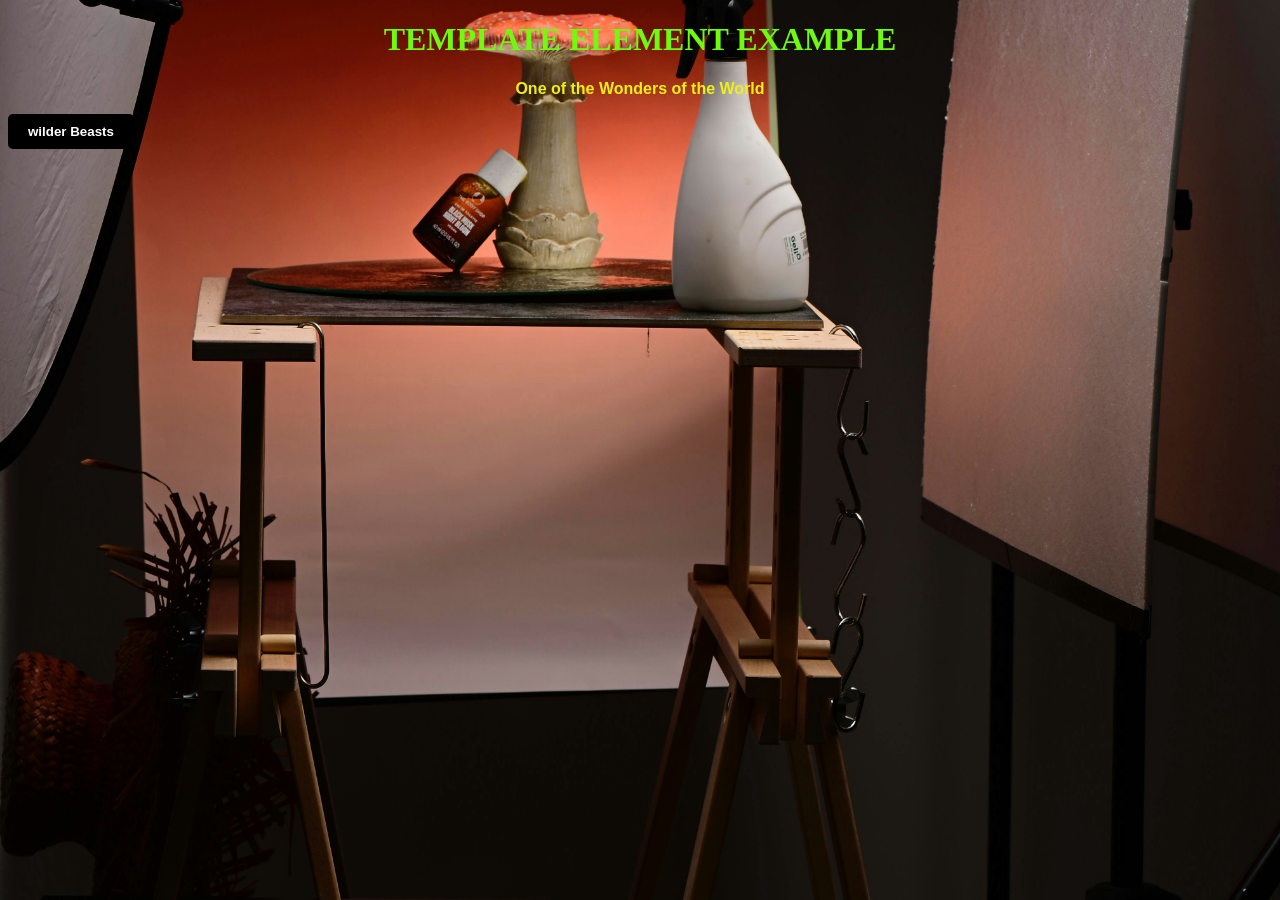
<file: sample.htm>
<!DOCTYPE html>
<html lang="en">
<head>
    <meta charset="UTF-8">
    <meta name="viewport" content="width=device-width, initial-scale=1.0">
    <link rel="stylesheet" href="sample.css">
    <title>Document</title>
</head>
<body>
    <h1>TEMPLATE ELEMENT EXAMPLE</h1>
    <p id="p1">One of the Wonders of the World</p>
    <button onclick="showContent()">wilder Beasts</button>
    <template id="temp1">
        <h2>Wildlife</h2>
        <img src="https://plus.unsplash.com/premium_photo-1661843615544-b2c973491c8b?w=800&auto=format&fit=crop&q=60&ixlib=rb-4.1.0&ixid=M3wxMjA3fDB8MHxzZWFyY2h8NXx8d2lsZGxpZmV8ZW58MHx8MHx8fDA%3D" alt="Wilder Beast crossing the Mara river" width="500" height="500" object-fit="cover">
    </template>
    <script>
        function showContent() {
            let temp=document.getElementsByTagName("template")[0];
            let clone= temp.content.cloneNode(true);
            document.body.appendChild(clone);
        }
    </script>
</body>
</html>
</file>
<file: adv.css>
h1{
    font-family: Arial, Helvetica, sans-serif;
    font-weight: 800;
    color: rgb(7, 239, 127);
    align-content: center;
    text-align: center;
    backdrop-filter: blur(2px);
    -webkit-backdrop-filter: blur(2px);
}

body{
    background-image:url(img/learning.jpg);
    background-repeat: no-repeat;
    background-size: cover;
    justify-content: center;
}
form{
    display: flex;
    justify-content: center;
    flex-direction: column;
}
#name{
    color: rgb(248, 11, 11);
    font-family: 'Lucida Sans', 'Lucida Sans Regular', 'Lucida Grande', 'Lucida Sans Unicode', Geneva, Verdana, sans-serif;
    font-weight: 900;
    text-align: center;
}

.container{
    width: 415px;
    border-radius: 9px;
    padding: 32px;
    text-align: center;
    border: 2px solid rgb(188, 185, 185);
    backdrop-filter: blur(8px);
    -webkit-backdrop-filter: blur(9px);
    align-items: center;
     margin: 0 auto;
}
</file>
<file: asch.css>
body {
            font-family: 'Georgia', 'Times New Roman', serif;
            line-height: 1.6;
            color: #333;
            max-width: 1200px;
            margin: 0 auto;
            padding: 20px;
            background-color: #f9f9f9;
        }
        header {
            background-color: #2980b9;
            color: white;
            padding: 30px;
            text-align: center;
            border-radius: 8px 8px 0 0;
            margin-bottom: 25px;
            box-shadow: 0 4px 6px rgba(0,0,0,0.1);
        }
        header h1 {
            margin: 0;
            font-size: 2.5em;
            letter-spacing: 1px;
        }
        header p {
            margin: 10px 0 0;
            font-style: italic;
            color: #f9e79f;
        }
        .container {
            display: flex;
            flex-wrap: wrap;
            gap: 25px;
        }
        main {
            flex: 2;
            min-width: 300px;
        }
        section {
            background: white;
            padding: 25px;
            margin-bottom: 25px;
            border-radius: 8px;
            box-shadow: 0 2px 5px rgba(0,0,0,0.1);
        }
        section h2 {
            color: #2980b9;
            border-bottom: 2px solid #3498db;
            padding-bottom: 10px;
            margin-top: 0;
        }
        article {
            background: #e8f4fc;
            padding: 20px;
            margin: 20px 0;
            border-left: 4px solid #3498db;
            border-radius: 0 8px 8px 0;
        }
        article h3 {
            color: #2980b9;
            margin-top: 0;
        }
        aside {
            flex: 1;
            min-width: 250px;
            background: #e8f4fc;
            padding: 20px;
            border-radius: 8px;
            box-shadow: 0 2px 5px rgba(0,0,0,0.1);
            align-self: start;
        }
        aside h3 {
            color: #2980b9;
            border-bottom: 2px solid #e67e22;
            padding-bottom: 8px;
            margin-top: 0;
        }
        .highlight-box {
            background: #fff9e6;
            padding: 15px;
            border-radius: 6px;
            border-left: 4px solid #f39c12;
            margin: 15px 0;
        }
        .figure {
            display: flex;
            justify-content: center;
            margin: 20px 0;
        }
        .line-comparison {
            display: flex;
            justify-content: space-around;
            align-items: center;
            background: #ecf0f1;
            padding: 20px;
            border-radius: 8px;
        }
        .standard-line {
            width: 100px;
            height: 4px;
            background: #2c3e50;
            margin: 20px auto;
        }
        .comparison-lines {
            display: flex;
            gap: 30px;
            justify-content: center;
        }
        .line {
            height: 4px;
            background: #2c3e50;
        }
        .line-1 { width: 75px; }
        .line-2 { width: 100px; }
        .line-3 { width: 50px; }
        footer {
            background: #2c3e50;
            color: #ecf0f1;
            padding: 25px;
            margin-top: 30px;
            border-radius: 0 0 8px 8px;
            text-align: center;
        }
        .reference {
            background: #34495e;
            padding: 15px;
            border-radius: 5px;
            margin: 10px 0;
            text-align: left;
        }
</file>
<file: bobo.css>
body {
            font-family: 'Georgia', 'Times New Roman', serif;
            line-height: 1.6;
            color: #333;
            max-width: 1200px;
            margin: 0 auto;
            padding: 20px;
            background-color: #f9f9f9;
        }
        header {
            background-color: #c0392b;
            color: white;
            padding: 30px;
            text-align: center;
            border-radius: 8px 8px 0 0;
            margin-bottom: 25px;
            box-shadow: 0 4px 6px rgba(0,0,0,0.1);
        }
        header h1 {
            margin: 0;
            font-size: 2.5em;
            letter-spacing: 1px;
        }
        header p {
            margin: 10px 0 0;
            font-style: italic;
            color: #f9e79f;
        }
        .container {
            display: flex;
            flex-wrap: wrap;
            gap: 25px;
        }
        main {
            flex: 2;
            min-width: 300px;
        }
        section {
            background: white;
            padding: 25px;
            margin-bottom: 25px;
            border-radius: 8px;
            box-shadow: 0 2px 5px rgba(0,0,0,0.1);
        }
        section h2 {
            color: #c0392b;
            border-bottom: 2px solid #e74c3c;
            padding-bottom: 10px;
            margin-top: 0;
        }
        article {
            background: #fef5f4;
            padding: 20px;
            margin: 20px 0;
            border-left: 4px solid #ad6014;
            border-radius: 0 8px 8px 0;
        }
        article h3 {
            color: #c0392b;
            margin-top: 0;
        }
        aside {
            flex: 1;
            min-width: 250px;
            background: #fef5f4;
            padding: 20px;
            border-radius: 8px;
            box-shadow: 0 2px 5px rgba(0,0,0,0.1);
            align-self: start;
        }
        aside h3 {
            color: #c0392b;
            border-bottom: 2px solid #e67e22;
            padding-bottom: 8px;
            margin-top: 0;
        }
        aside ul {
            padding-left: 20px;
        }
        aside li {
            margin-bottom: 10px;
        }
        .highlight-box {
            background: #fff9e6;
            padding: 15px;
            border-radius: 6px;
            border-left: 4px solid #f39c12;
            margin: 15px 0;
        }
        table {
            width: 100%;
            border-collapse: collapse;
            margin: 20px 0;
            font-size: 0.95em;
        }
        th {
            background-color: #c0392b;
            color: white;
            padding: 12px;
            text-align: center;
        }
        td {
            padding: 10px;
            text-align: center;
            border: 1px solid #ddd;
        }
        tr:nth-child(even) {
            background-color: #f9f9f9;
        }
        footer {
            background: #2c3e50;
            color: #ecf0f1;
            padding: 25px;
            margin-top: 30px;
            border-radius: 0 0 8px 8px;
            text-align: center;
            font-size: 0.9em;
        }
        .reference {
            background: #34495e;
            padding: 15px;
            border-radius: 5px;
            margin: 10px 0;
            text-align: left;
        }
        .reference p {
            margin: 5px 0;
            color: #bdc3c7;
        }
</file>
<file: placement.css>
/* Headings */
h1 {
    font-size: 2.5rem;
    font-weight: 700;
    color: #333;
    margin-bottom: 0.5rem;
    line-height: 1.2;
    text-align: center;
}


p {
    font-size: 1rem;
    line-height: 1.6;
    color: #df4503;
    margin-bottom: 1rem;
}

body{
    background-image: url(https://images.unsplash.com/photo-1631961890892-d8d24f0b6e04?q=80&w=1170&auto=format&fit=crop&ixlib=rb-4.1.0&ixid=M3wxMjA3fDB8MHxwaG90by1wYWdlfHx8fGVufDB8fHx8fA%3D%3D);
    background-repeat: no-repeat;
    background-position: fill;
    background-size: cover;

}
</file>
<file: details.css>
h1{
    font-family: cursive;
    font-weight: 800;
    font-style: oblique;
    text-align: center;
    color: rgb(9, 108, 46);
    text-decoration: double;
}

body{
    background-image:url("https://images.unsplash.com/photo-1547970810-dc1eac37d174?q=80&w=936&auto=format&fit=crop&ixlib=rb-4.1.0&ixid=M3wxMjA3fDB8MHxwaG90by1wYWdlfHx8fGVufDB8fHx8fA%3D%3D");
    background-repeat: no-repeat;
    background-position: center;
    background-size: cover;
}

textarea {
    background-color: rgba(255, 255, 255, 0.3); /* translucent */
    backdrop-filter: blur(6px);       /* adds blur behind */
    -webkit-backdrop-filter: blur(6px); /* Safari support */
    border: 1px solid rgba(255, 255, 255, 0.4);
    padding: 10px;
    border-radius: 6px;
    width: 300px;
    height: 150px;
    color: #000; /* text stays readable */
}

p{
    font-family: Arial, Helvetica, sans-serif;
    font-weight: 800;
    color: rgb(7, 239, 127);
    align-content: center;
    text-align: left;
    backdrop-filter: blur(2px);
    -webkit-backdrop-filter: blur(2px);
}

a{
    color: rgb(65, 7, 239);
    font-family: 'Lucida Sans', 'Lucida Sans Regular', 'Lucida Grande', 'Lucida Sans Unicode', Geneva, Verdana, sans-serif;
    font-weight: 900;
    text-align: center;
}
</file>
<file: harlow.css>
body {
            font-family: 'Georgia', 'Times New Roman', serif;
            line-height: 1.6;
            color: #333;
            max-width: 1200px;
            margin: 0 auto;
            padding: 20px;
            background-color: #f9f9f9;
        }
        header {
            background-color: #8e44ad;
            color: white;
            padding: 30px;
            text-align: center;
            border-radius: 8px 8px 0 0;
            margin-bottom: 25px;
            box-shadow: 0 4px 6px rgba(0,0,0,0.1);
        }
        header h1 {
            margin: 0;
            font-size: 2.5em;
            letter-spacing: 1px;
        }
        header p {
            margin: 10px 0 0;
            font-style: italic;
            color: #f9e79f;
        }
        .container {
            display: flex;
            flex-wrap: wrap;
            gap: 25px;
        }
        main {
            flex: 2;
            min-width: 300px;
        }
        section {
            background: white;
            padding: 25px;
            margin-bottom: 25px;
            border-radius: 8px;
            box-shadow: 0 2px 5px rgba(0,0,0,0.1);
        }
        section h2 {
            color: #8e44ad;
            border-bottom: 2px solid #9b59b6;
            padding-bottom: 10px;
            margin-top: 0;
        }
        article {
            background: #f5eef8;
            padding: 20px;
            margin: 20px 0;
            border-left: 4px solid #9b59b6;
            border-radius: 0 8px 8px 0;
        }
        article h3 {
            color: #8e44ad;
            margin-top: 0;
        }
        aside {
            flex: 1;
            min-width: 250px;
            background: #f5eef8;
            padding: 20px;
            border-radius: 8px;
            box-shadow: 0 2px 5px rgba(0,0,0,0.1);
            align-self: start;
        }
        aside h3 {
            color: #8e44ad;
            border-bottom: 2px solid #e67e22;
            padding-bottom: 8px;
            margin-top: 0;
        }
        .highlight-box {
            background: #fff9e6;
            padding: 15px;
            border-radius: 6px;
            border-left: 4px solid #f39c12;
            margin: 15px 0;
        }
        table {
            width: 100%;
            border-collapse: collapse;
            margin: 20px 0;
        }
        th {
            background-color: #8e44ad;
            color: white;
            padding: 10px;
        }
        td {
            padding: 10px;
            border: 1px solid #ddd;
        }
        footer {
            background: #2c3e50;
            color: #ecf0f1;
            padding: 25px;
            margin-top: 30px;
            border-radius: 0 0 8px 8px;
            text-align: center;
        }
        .reference {
            background: #34495e;
            padding: 15px;
            border-radius: 5px;
            margin: 10px 0;
            text-align: left;
        }
</file>
<file: little_albert.css>
body {
            font-family: 'Georgia', 'Times New Roman', serif;
            line-height: 1.6;
            color: #333;
            max-width: 1200px;
            margin: 0 auto;
            padding: 20px;
            background-color: #f9f9f9;
        }
        header {
            background-color: #2c3e50;
            color: white;
            padding: 30px;
            text-align: center;
            border-radius: 8px 8px 0 0;
            margin-bottom: 25px;
            box-shadow: 0 4px 6px rgba(0,0,0,0.1);
        }
        header h1 {
            margin: 0;
            font-size: 2.5em;
            letter-spacing: 1px;
        }
        header p {
            margin: 10px 0 0;
            font-style: italic;
            color: #ecf0f1;
        }
        .container {
            display: flex;
            flex-wrap: wrap;
            gap: 25px;
        }
        main {
            flex: 2;
            min-width: 300px;
        }
        section {
            background: white;
            padding: 25px;
            margin-bottom: 25px;
            border-radius: 8px;
            box-shadow: 0 2px 5px rgba(0,0,0,0.1);
        }
        section h2 {
            color: #2c3e50;
            border-bottom: 2px solid #3498db;
            padding-bottom: 10px;
            margin-top: 0;
        }
        article {
            background: #f0f7fc;
            padding: 20px;
            margin: 20px 0;
            border-left: 4px solid #3498db;
            border-radius: 0 8px 8px 0;
        }
        article h3 {
            color: #2980b9;
            margin-top: 0;
        }
        aside {
            flex: 1;
            min-width: 250px;
            background: #e8f4f8;
            padding: 20px;
            border-radius: 8px;
            box-shadow: 0 2px 5px rgba(0,0,0,0.1);
            align-self: start;
        }
        aside h3 {
            color: #2c3e50;
            border-bottom: 2px solid #e74c3c;
            padding-bottom: 8px;
            margin-top: 0;
        }
        aside ul {
            padding-left: 20px;
        }
        aside li {
            margin-bottom: 10px;
        }
        .highlight-box {
            background: #fff9e6;
            padding: 10px;
            border-radius: 6px;
            border-left: 4px solid #f39c12;
            margin: 15px 0;
        }
        footer {
            background: #34495e;
            color: #ecf0f1;
            padding: 25px;
            margin-top: 30px;
            border-radius: 0 0 8px 8px;
            text-align: center;
            font-size: 0.9em;
        }
        footer a {
            color: #3498db;
            text-decoration: none;
        }
        footer a:hover {
            text-decoration: underline;
        }
        .reference {
            background: #2c3e50;
            padding: 15px;
            border-radius: 5px;
            margin: 10px 0;
            text-align: left;
        }
        .reference p {
            margin: 5px 0;
            color: #bdc3c7;
        }
</file>
<file: milgram.css>
body {
            font-family: 'Georgia', 'Times New Roman', serif;
            line-height: 1.6;
            color: #333;
            max-width: 1200px;
            margin: 0 auto;
            padding: 20px;
            background-color: #f9f9f9;
        }
        header {
            background-color: #b03a2e;
            color: white;
            padding: 30px;
            text-align: center;
            border-radius: 8px 8px 0 0;
            margin-bottom: 25px;
            box-shadow: 0 4px 6px rgba(0,0,0,0.1);
        }
        header h1 {
            margin: 0;
            font-size: 2.5em;
            letter-spacing: 1px;
        }
        header p {
            margin: 10px 0 0;
            font-style: italic;
            color: #f9e79f;
        }
        .container {
            display: flex;
            flex-wrap: wrap;
            gap: 25px;
        }
        main {
            flex: 2;
            min-width: 300px;
        }
        section {
            background: white;
            padding: 25px;
            margin-bottom: 25px;
            border-radius: 8px;
            box-shadow: 0 2px 5px rgba(0,0,0,0.1);
        }
        section h2 {
            color: #b03a2e;
            border-bottom: 2px solid #c0392b;
            padding-bottom: 10px;
            margin-top: 0;
        }
        article {
            background: #fdedec;
            padding: 20px;
            margin: 20px 0;
            border-left: 4px solid #c0392b;
            border-radius: 0 8px 8px 0;
        }
        article h3 {
            color: #b03a2e;
            margin-top: 0;
        }
        aside {
            flex: 1;
            min-width: 250px;
            background: #fdedec;
            padding: 20px;
            border-radius: 8px;
            box-shadow: 0 2px 5px rgba(0,0,0,0.1);
            align-self: start;
        }
        aside h3 {
            color: #b03a2e;
            border-bottom: 2px solid #e67e22;
            padding-bottom: 8px;
            margin-top: 0;
        }
        aside ul {
            padding-left: 20px;
        }
        aside li {
            margin-bottom: 10px;
        }
        .highlight-box {
            background: #fff9e6;
            padding: 15px;
            border-radius: 6px;
            border-left: 4px solid #f39c12;
            margin: 15px 0;
        }
        .shock-levels {
            display: flex;
            flex-wrap: wrap;
            gap: 5px;
            margin: 20px 0;
            justify-content: center;
        }
        .shock-group {
            flex: 1;
            min-width: 80px;
            text-align: center;
            padding: 10px 5px;
            border-radius: 4px;
            font-size: 0.85em;
        }
        .mild { background-color: #d4edda; color: #155724; }
        .moderate { background-color: #fff3cd; color: #856404; }
        .strong { background-color: #ffe5b4; color: #804d00; }
        .very-strong { background-color: #ffcc99; color: #994d00; }
        .intense { background-color: #ffb3b3; color: #990000; }
        .extreme { background-color: #ff8080; color: #660000; }
        .danger { background-color: #ff4d4d; color: white; }
        .xxx { background-color: #b30000; color: white; }
        
        table {
            width: 100%;
            border-collapse: collapse;
            margin: 20px 0;
        }
        th {
            background-color: #b03a2e;
            color: white;
            padding: 12px;
            text-align: center;
        }
        td {
            padding: 10px;
            text-align: center;
            border: 1px solid #ddd;
        }
        tr:nth-child(even) {
            background-color: #f9f9f9;
        }
        .variation-table td:first-child {
            font-weight: bold;
            text-align: left;
        }
        footer {
            background: #2c3e50;
            color: #ecf0f1;
            padding: 25px;
            margin-top: 30px;
            border-radius: 0 0 8px 8px;
            text-align: center;
            font-size: 0.9em;
        }
        .reference {
            background: #34495e;
            padding: 15px;
            border-radius: 5px;
            margin: 10px 0;
            text-align: left;
        }
        .reference p {
            margin: 5px 0;
            color: #bdc3c7;
        }
        blockquote {
            font-style: italic;
            color: #555;
            border-left: 4px solid #b03a2e;
            padding-left: 20px;
            margin: 20px 0;
            background: #f9f9f9;
            padding: 15px 20px;
        }
</file>
<file: sample.css>
h1{
    font-family: cursive;
    font-weight: 800;
    color: rgb(112, 250, 13);
    text-align: center;
    text-decoration: double;
}
body{
    background-image:url(img/sofia-lasheva-7m84cCVTV4I-unsplash.jpg);
    background-repeat: no-repeat;
    background-position: center;
    background-size: cover;
}
#p1{
    font-family: Arial, Helvetica, sans-serif;
    font-weight: 800;
    color: rgb(239, 239, 23);
    text-align: center;
}
button{
    background-color: black;
    color: white;
    font-family: Arial, Helvetica, sans-serif;
    font-weight: 800;
    padding: 10px 20px;
    border-radius: 5px;
    border: none;
    cursor: pointer;
    align-items: center;
}
</file>
